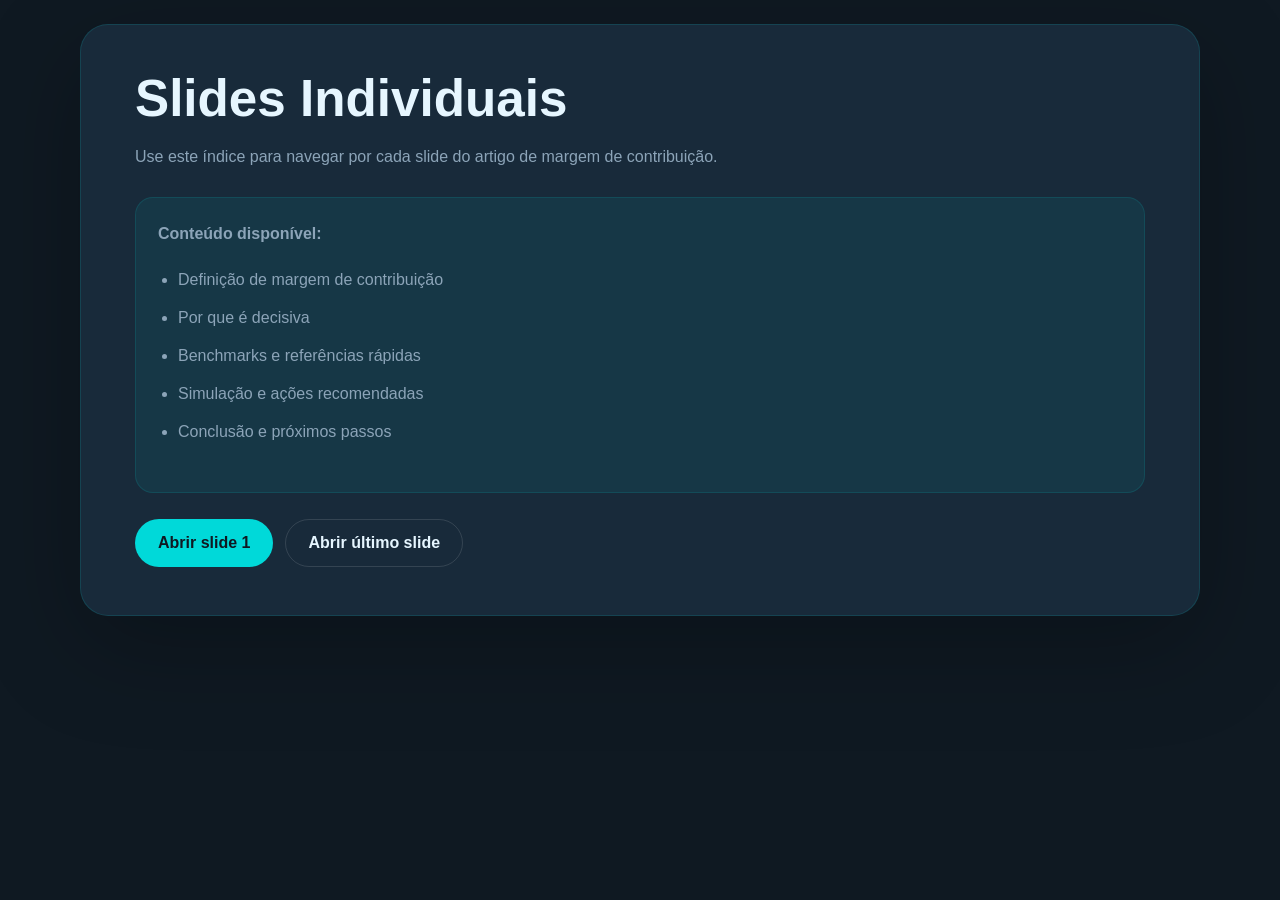
<file: slides/index.html>
<!doctype html>
<html lang="pt-BR">
<head>
<meta charset="utf-8" />
<meta name="viewport" content="width=device-width, initial-scale=1" />
<title>Slides — Margem de Contribuição</title>
<link rel="stylesheet" href="styles.css" />
</head>
<body>
<div class="slide">
  <h1>Slides Individuais</h1>
  <p>Use este índice para navegar por cada slide do artigo de margem de contribuição.</p>
  <div class="callout">
    <p><strong>Conteúdo disponível:</strong></p>
    <ul>
      <li>Definição de margem de contribuição</li>
      <li>Por que é decisiva</li>
      <li>Benchmarks e referências rápidas</li>
      <li>Simulação e ações recomendadas</li>
      <li>Conclusão e próximos passos</li>
    </ul>
  </div>
  <div class="nav-buttons">
    <a class="button" href="slide-01.html">Abrir slide 1</a>
    <a class="button-secondary" href="slide-06.html">Abrir último slide</a>
  </div>
</div>
</body>
</html>
</file>
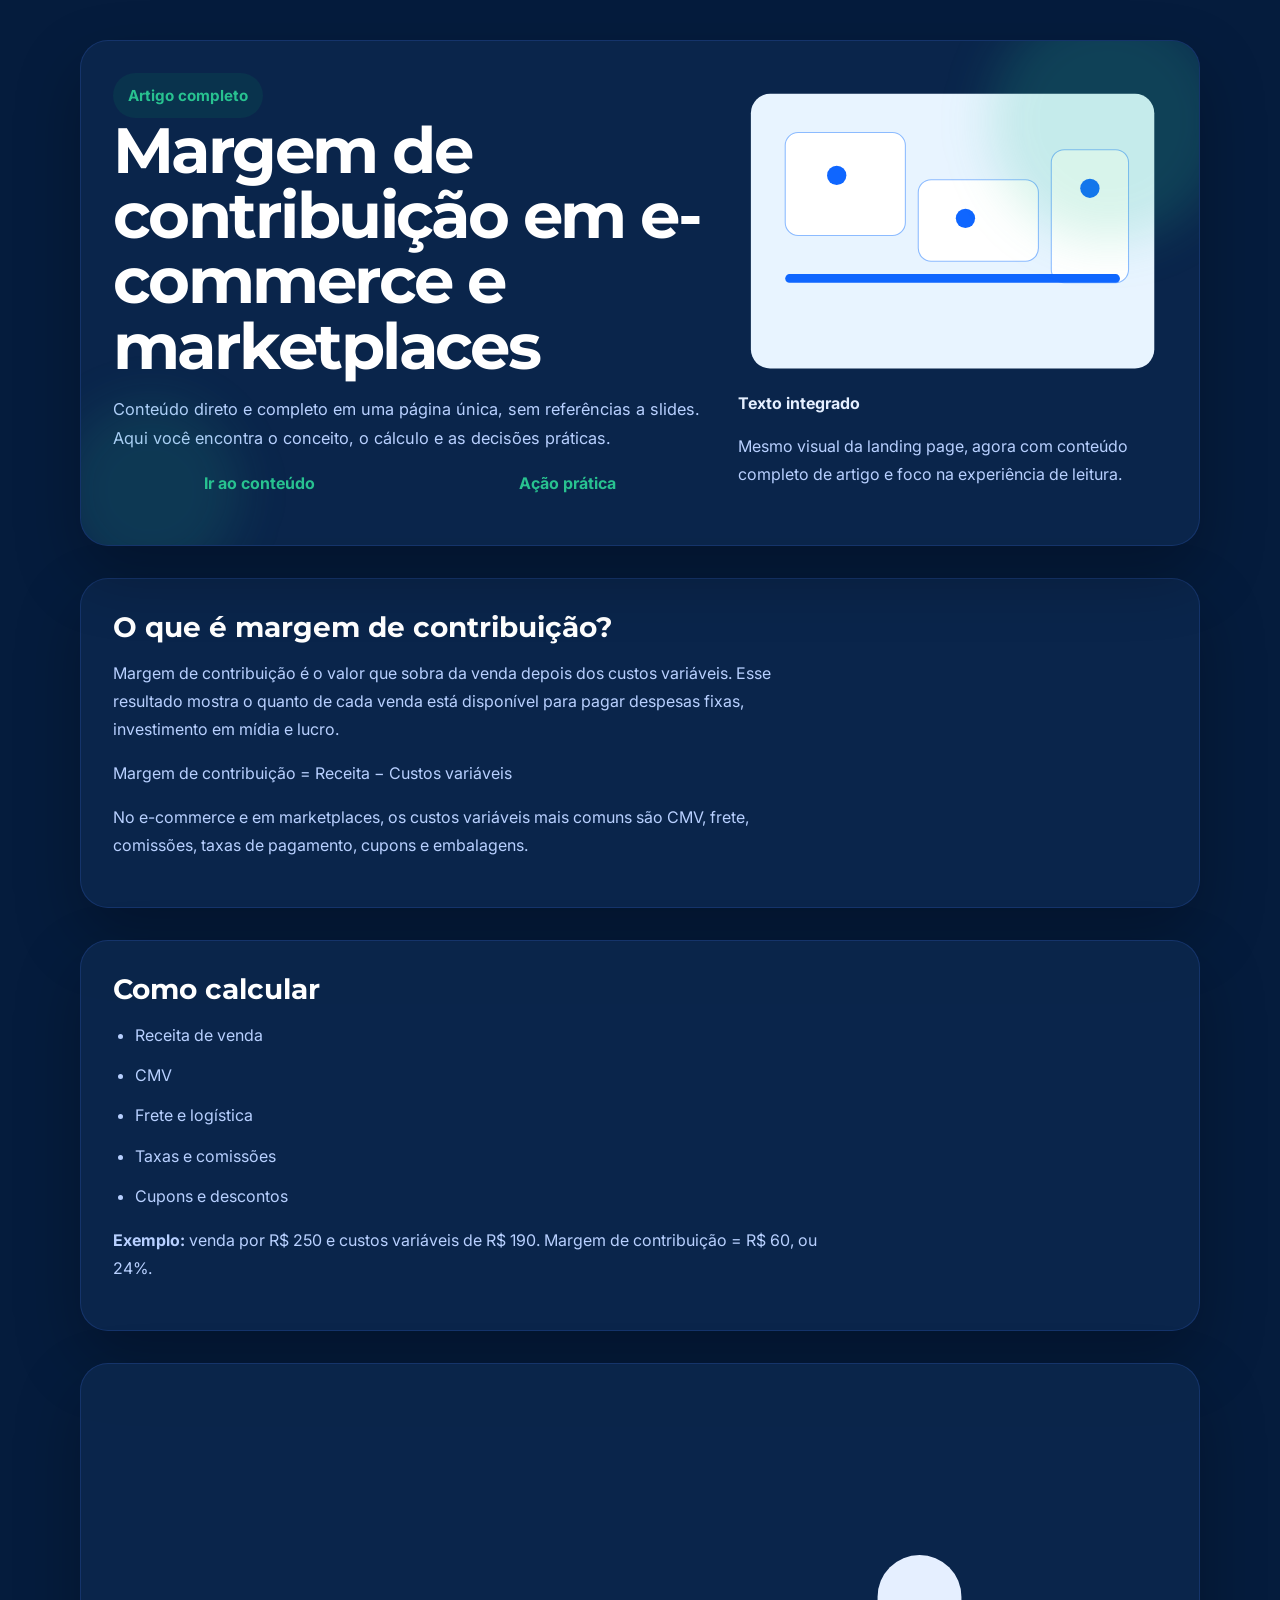
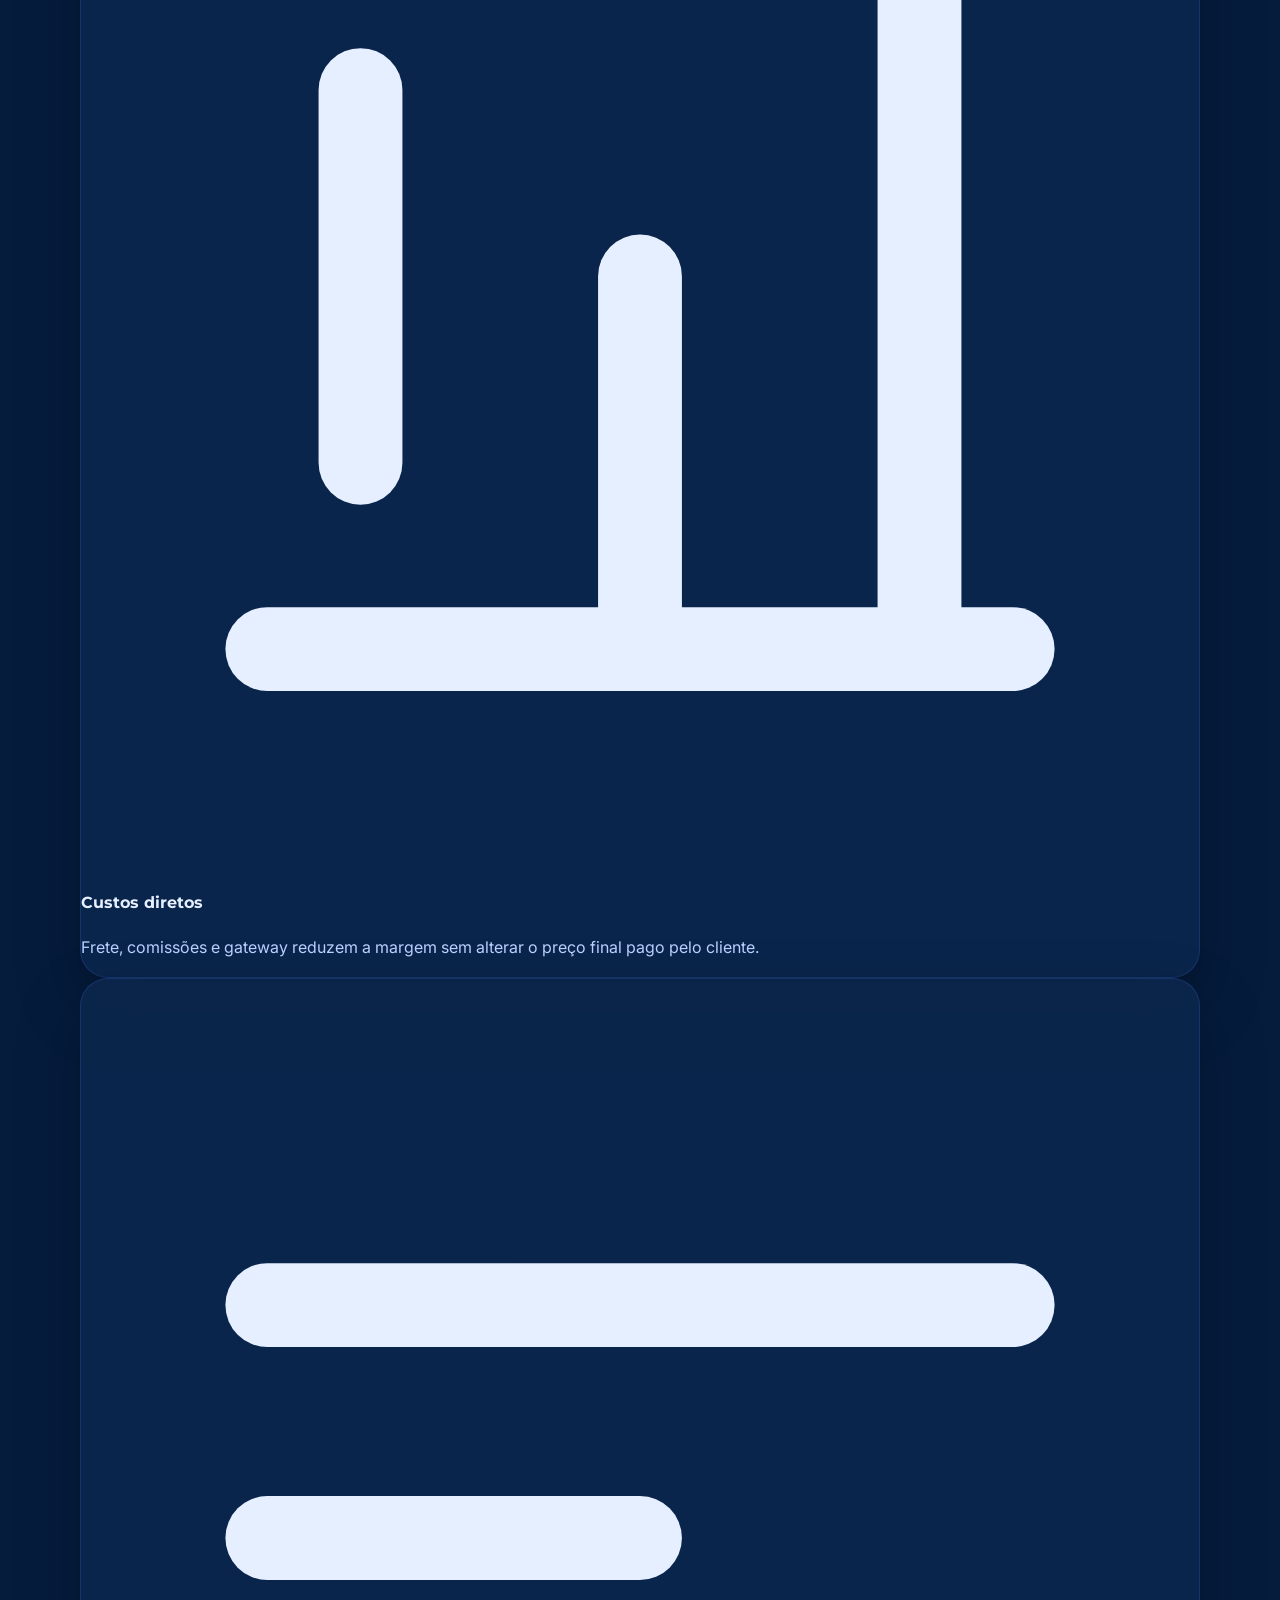
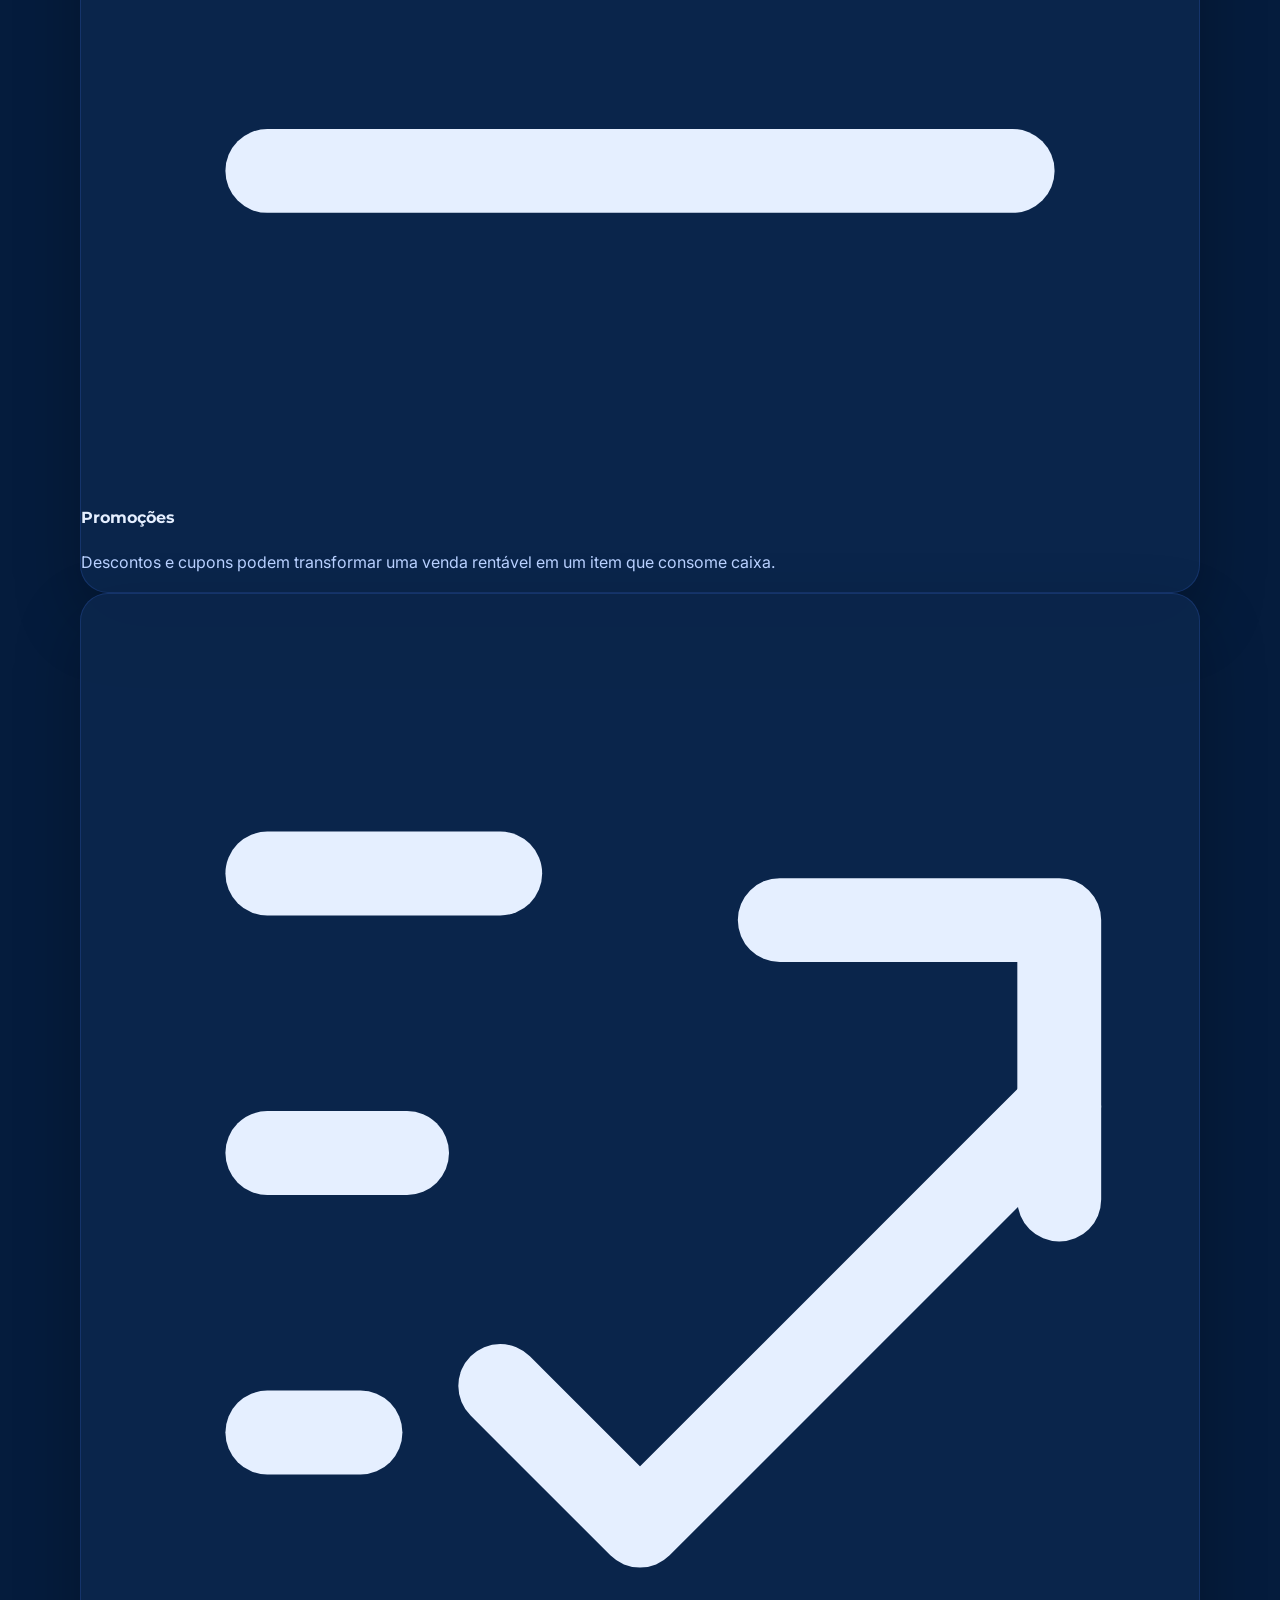
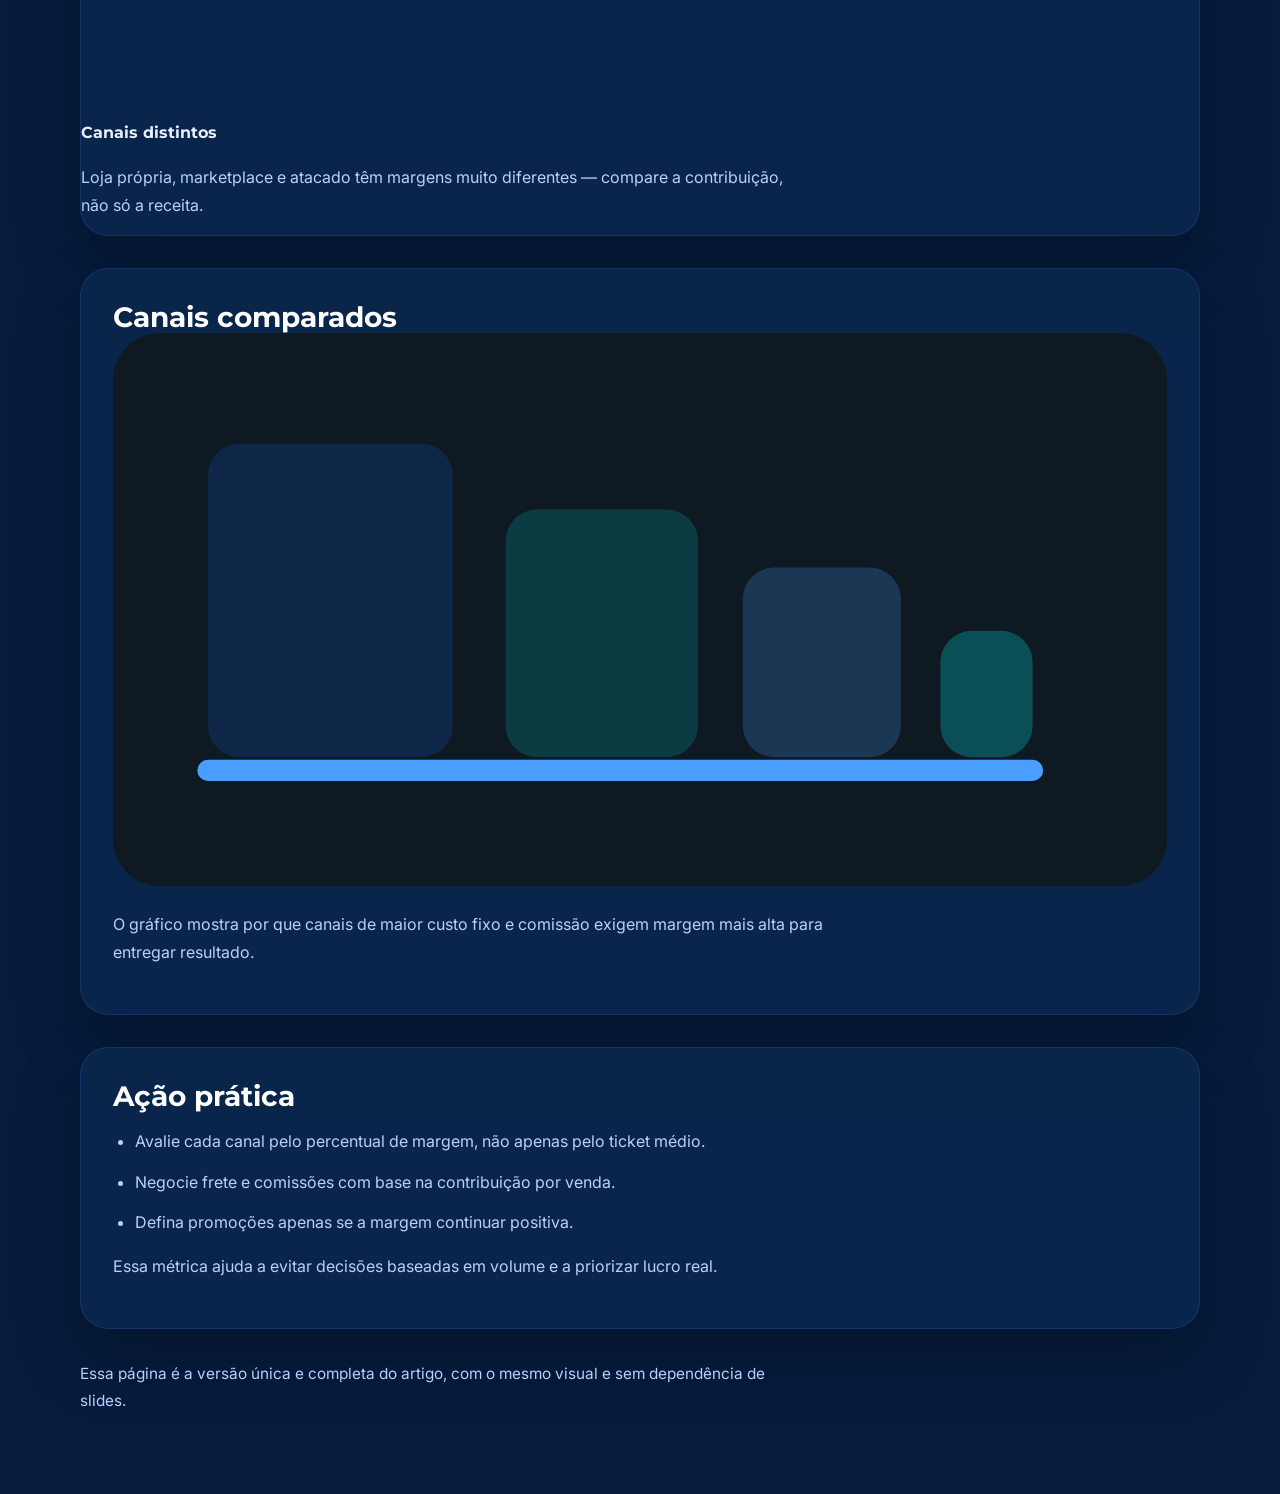
<file: artigo-margem-contribuicao-ecommerce-marketplaces.html>
<!doctype html>
<html lang="pt-BR">
<head>
  <meta charset="utf-8">
  <title>Margem de contribuição — E-commerce e Marketplaces</title>
  <meta name="viewport" content="width=device-width, initial-scale=1">
  <link rel="preconnect" href="https://fonts.googleapis.com">
  <link rel="preconnect" href="https://fonts.gstatic.com" crossorigin>
  <link href="https://fonts.googleapis.com/css2?family=Inter:wght@400;500;600;700;800&family=Montserrat:wght@500;600;700;800&display=swap" rel="stylesheet">
  <link rel="stylesheet" href="styles.css">
</head>
<body>
  <main class="page">
    <header class="hero">
      <div class="hero-grid">
        <div>
          <span class="tag">Artigo completo</span>
          <h1>Margem de contribuição em e-commerce e marketplaces</h1>
          <p class="subtitle">Conteúdo direto e completo em uma página única, sem referências a slides. Aqui você encontra o conceito, o cálculo e as decisões práticas.</p>
          <div class="hero-actions">
            <a class="btn" href="#conteudo">Ir ao conteúdo</a>
            <a class="btn secondary" href="#acao-pratica">Ação prática</a>
          </div>
        </div>
        <div class="image-card">
          <svg viewBox="0 0 800 560" fill="none" xmlns="http://www.w3.org/2000/svg"><rect x="24" y="24" width="752" height="512" rx="36" fill="#E8F4FF"/><rect x="88" y="96" width="224" height="192" rx="24" fill="#fff" stroke="#8CBBFF" stroke-width="2"/><rect x="336" y="184" width="224" height="152" rx="24" fill="#fff" stroke="#8CBBFF" stroke-width="2"/><rect x="584" y="128" width="144" height="248" rx="24" fill="#fff" stroke="#8CBBFF" stroke-width="2"/><path d="M96 368h608" stroke="#0F66FF" stroke-width="16" stroke-linecap="round"/><circle cx="184" cy="176" r="18" fill="#0F66FF"/><circle cx="424" cy="256" r="18" fill="#0F66FF"/><circle cx="656" cy="200" r="18" fill="#0F66FF"/></svg>
          <div>
            <strong>Texto integrado</strong>
            <p class="text-sm">Mesmo visual da landing page, agora com conteúdo completo de artigo e foco na experiência de leitura.</p>
          </div>
        </div>
      </div>
    </header>

    <section id="conteudo" class="card" style="margin-top: 2rem;">
      <h2>O que é margem de contribuição?</h2>
      <p>Margem de contribuição é o valor que sobra da venda depois dos custos variáveis. Esse resultado mostra o quanto de cada venda está disponível para pagar despesas fixas, investimento em mídia e lucro.</p>
      <p class="highlight">Margem de contribuição = Receita − Custos variáveis</p>
      <p class="text-sm">No e-commerce e em marketplaces, os custos variáveis mais comuns são CMV, frete, comissões, taxas de pagamento, cupons e embalagens.</p>
    </section>

    <section class="card" style="margin-top: 2rem;">
      <h2>Como calcular</h2>
      <ul>
        <li>Receita de venda</li>
        <li>CMV</li>
        <li>Frete e logística</li>
        <li>Taxas e comissões</li>
        <li>Cupons e descontos</li>
      </ul>
      <p class="text-sm"><strong>Exemplo:</strong> venda por R$ 250 e custos variáveis de R$ 190. Margem de contribuição = R$ 60, ou 24%.</p>
    </section>

    <section class="grid-3" style="margin-top: 2rem;">
      <article class="feature-card">
        <svg viewBox="0 0 24 24" fill="none" stroke="currentColor" stroke-width="1.8" stroke-linecap="round" stroke-linejoin="round"><path d="M4 19h16"/><path d="M6 15V7"/><path d="M12 19V11"/><path d="M18 19V5"/></svg>
        <h3>Custos diretos</h3>
        <p>Frete, comissões e gateway reduzem a margem sem alterar o preço final pago pelo cliente.</p>
      </article>
      <article class="feature-card">
        <svg viewBox="0 0 24 24" fill="none" stroke="currentColor" stroke-width="1.8" stroke-linecap="round" stroke-linejoin="round"><path d="M4 7h16"/><path d="M4 12h8"/><path d="M4 17h16"/></svg>
        <h3>Promoções</h3>
        <p>Descontos e cupons podem transformar uma venda rentável em um item que consome caixa.</p>
      </article>
      <article class="feature-card">
        <svg viewBox="0 0 24 24" fill="none" stroke="currentColor" stroke-width="1.8" stroke-linecap="round" stroke-linejoin="round"><path d="M9 17l3 3 9-9"/><path d="M15 7h6v6"/><path d="M4 6h5"/><path d="M4 12h3"/><path d="M4 18h2"/></svg>
        <h3>Canais distintos</h3>
        <p>Loja própria, marketplace e atacado têm margens muito diferentes — compare a contribuição, não só a receita.</p>
      </article>
    </section>

    <section class="card" style="margin-top: 2rem;">
      <h2>Canais comparados</h2>
      <div class="image-card">
        <svg viewBox="0 0 800 420" fill="none" xmlns="http://www.w3.org/2000/svg"><rect width="800" height="420" rx="36" fill="#0F1922"/><rect x="72" y="84" width="186" height="238" rx="24" fill="#0F66FF" opacity="0.17"/><rect x="298" y="134" width="146" height="188" rx="24" fill="#00D9D9" opacity="0.18"/><rect x="478" y="178" width="120" height="144" rx="24" fill="#4A9EFF" opacity="0.22"/><rect x="628" y="226" width="70" height="96" rx="24" fill="#00D9D9" opacity="0.28"/><path d="M72 332h626" stroke="#4A9EFF" stroke-width="16" stroke-linecap="round"/></svg>
        <div>
          <p class="text-sm">O gráfico mostra por que canais de maior custo fixo e comissão exigem margem mais alta para entregar resultado.</p>
        </div>
      </div>
    </section>

    <section id="acao-pratica" class="card" style="margin-top: 2rem;">
      <h2>Ação prática</h2>
      <ul>
        <li>Avalie cada canal pelo percentual de margem, não apenas pelo ticket médio.</li>
        <li>Negocie frete e comissões com base na contribuição por venda.</li>
        <li>Defina promoções apenas se a margem continuar positiva.</li>
      </ul>
      <p class="text-sm">Essa métrica ajuda a evitar decisões baseadas em volume e a priorizar lucro real.</p>
    </section>

    <footer class="footer" style="margin-top: 2rem;">
      <p>Essa página é a versão única e completa do artigo, com o mesmo visual e sem dependência de slides.</p>
    </footer>
  </main>
</body>
</html>
</file>
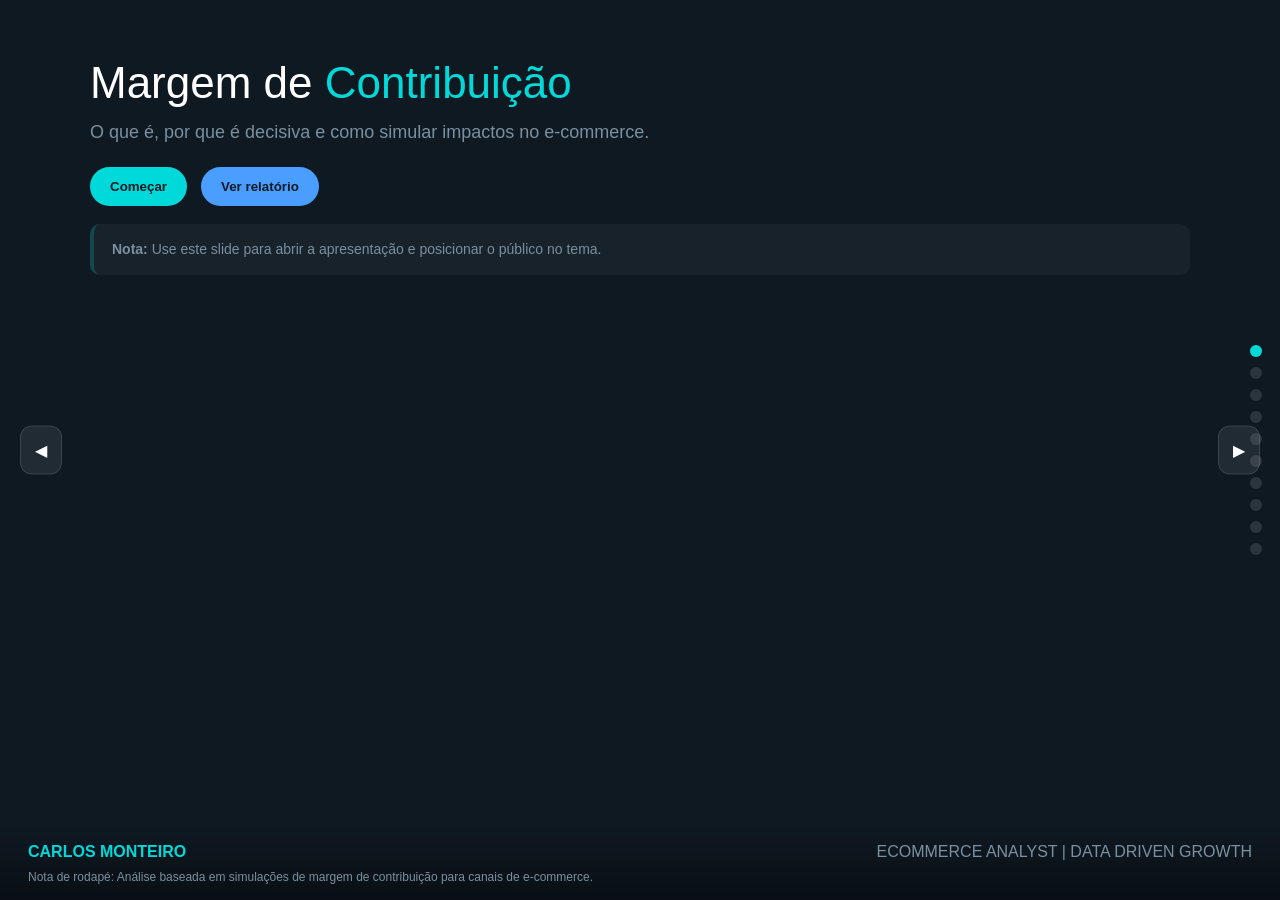
<file: Artigo-MC-slides.html>
<!doctype html>
<html lang="pt-BR">
<head>
<meta charset="utf-8" />
<meta name="viewport" content="width=device-width, initial-scale=1" />
<title>Artigo — Margem de Contribuição (Slides)</title>
<style>
:root {
  --dark-navy: #0F1922;
  --dark-navy-light: #1a2a3a;
  --white: #FFFFFF;
  --cyan: #00D9D9;
  --light-blue: #4A9EFF;
  --gray-blue: #7A8FA0;
  --red: #ef4444;
  --gold: #f59e0b;
}
* { box-sizing: border-box; }
html, body { margin: 0; min-height: 100%; height: 100%; background: var(--dark-navy); color: var(--white); font-family: -apple-system, BlinkMacSystemFont, 'Segoe UI', Roboto, 'Helvetica Neue', Arial, sans-serif; }
.slides { height: 100vh; overflow: hidden; position: relative; }
.slide { width: 100%; height: 100%; display: none; padding: 60px 40px 80px; align-items: flex-start; justify-content: center; }
.slide.active { display: flex; }
.container { max-width: 1100px; width: 100%; margin: 0 auto; }
.h1 { font-size: 44px; line-height: 1.05; margin-bottom: 16px; }
.h1 .accent { color: var(--cyan); }
.lead { color: var(--gray-blue); font-size: 18px; margin-bottom: 24px; }
.card { background: var(--dark-navy-light); border: 1px solid rgba(0, 217, 217, 0.12); border-radius: 14px; padding: 22px; color: var(--gray-blue); }
.cards-grid { display: grid; grid-template-columns: repeat(auto-fit, minmax(240px, 1fr)); gap: 18px; margin-top: 20px; }
.table { width: 100%; border-collapse: collapse; margin-top: 16px; }
.table th, .table td { padding: 12px; text-align: left; }
.table thead { background: rgba(0, 217, 217, 0.08); }
.table th { color: var(--cyan); }
.table td { border-top: 1px solid rgba(255,255,255,0.08); color: var(--gray-blue); }
.progress-bar { height: 10px; background: rgba(255,255,255,0.08); border-radius: 999px; overflow: hidden; }
.progress-fill { height: 100%; border-radius: inherit; background: linear-gradient(90deg, var(--cyan), var(--light-blue)); }
.btn { background: var(--cyan); color: var(--dark-navy); border: none; padding: 12px 20px; border-radius: 999px; font-weight: 700; cursor: pointer; }
.btn.secondary { background: var(--light-blue); color: var(--dark-navy); }
.nav-arrows { position: fixed; top: 50%; width: 100%; display: flex; justify-content: space-between; transform: translateY(-50%); padding: 0 20px; pointer-events: none; }
.arrow { background: rgba(255,255,255,0.08); border-radius: 12px; padding: 14px; cursor: pointer; color: var(--white); border: 1px solid rgba(255,255,255,0.12); pointer-events: auto; }
.progress-dots { position: fixed; right: 18px; top: 50%; transform: translateY(-50%); display: flex; flex-direction: column; gap: 10px; }
.dot { width: 12px; height: 12px; border-radius: 50%; background: rgba(255,255,255,0.12); cursor: pointer; }
.dot.active { background: var(--cyan); }
.footer { position: fixed; left: 0; right: 0; bottom: 0; padding: 14px 28px; background: linear-gradient(180deg, transparent, rgba(0,0,0,0.4)); display: flex; justify-content: space-between; align-items: center; color: var(--gray-blue); flex-wrap: wrap; gap: 8px; }
.footer .author { color: var(--cyan); font-weight: 700; }
.footer .footnote { width: 100%; font-size: 12px; line-height: 1.4; color: var(--gray-blue); }
.presenter-notes { margin-top: 18px; background: rgba(255,255,255,0.04); border-left: 4px solid rgba(0,217,217,0.2); padding: 14px 18px; border-radius: 10px; color: var(--gray-blue); font-size: 14px; line-height: 1.6; }
@media (max-width: 900px) { .slide { padding: 40px 20px 80px; } .h1 { font-size: 30px; } .lead { font-size: 16px; } .cards-grid { grid-template-columns: 1fr; } .nav-arrows { padding: 0 10px; } .footer { padding: 12px 16px; } }
@media print {
  body { background: white !important; color: black !important; }
  .slides { display: block !important; }
  .slide { display: block !important; position: relative !important; width: auto !important; height: auto !important; overflow: visible !important; page-break-after: always; padding: 40px !important; }
  .nav-arrows, .progress-dots { display: none !important; }
  .footer { position: static !important; background: transparent !important; padding: 12px 0 !important; display: block !important; color: black !important; }
  .footer .author { color: black !important; }
  .footer .footnote { font-size: 10px !important; color: #333 !important; }
  .presenter-notes { display: none !important; }
}</style>
</head>
<body>
<div class="slides" id="slides">
  <section class="slide active" data-i="0">
    <div class="container">
      <div class="h1">Margem de <span class="accent">Contribuição</span></div>
      <div class="lead">O que é, por que é decisiva e como simular impactos no e-commerce.</div>
      <div style="display:flex;flex-wrap:wrap;gap:14px;margin-top:20px;">
        <button class="btn" onclick="goTo(1)">Começar</button>
        <button class="btn secondary" onclick="goTo(4)">Ver relatório</button>
      </div>
      <div class="presenter-notes"><strong>Nota:</strong> Use este slide para abrir a apresentação e posicionar o público no tema.</div>
    </div>
  </section>
  <section class="slide" data-i="1">
    <div class="container">
      <div class="h1">O que é Margem de Contribuição?</div>
      <div class="lead">Margem de Contribuição (MC) é o quanto sobra da receita depois de pagar os custos variáveis diretamente ligados à venda.</div>
      <div class="card">
        <strong>Fórmula</strong>
        <div style="margin-top:10px;font-size:20px;color:var(--cyan);font-weight:700">MC = Receita − Custos Variáveis</div>
        <ul style="margin-top:16px;" >
          <li>CMV</li>
          <li>Frete e logística</li>
          <li>Taxas de marketplace e gateway</li>
          <li>Comissões, embalagens e descontos</li>
        </ul>
      </div>
      <div class="presenter-notes"><strong>Explicação:</strong> A MC é o dinheiro disponível para cobrir custos fixos e gerar lucro. A audiência deve entender que não é apenas receita, mas receita descontada dos custos diretos.</div>
    </div>
  </section>
  <section class="slide" data-i="2">
    <div class="container">
      <div class="h1">Por que ela é decisiva?</div>
      <div class="cards-grid">
        <div class="card"><h3 style="color:var(--white);margin-bottom:10px">Sustentabilidade</h3><p>Receita alta não garante lucro quando a MC é baixa ou negativa.</p></div>
        <div class="card"><h3 style="color:var(--white);margin-bottom:10px">Escalabilidade</h3><p>Crescer com MC ruim é ampliar o prejuízo; com MC saudável, o crescimento é sustentável.</p></div>
        <div class="card"><h3 style="color:var(--white);margin-bottom:10px">Precificação</h3><p>A MC mostra o custo real de cada venda, não apenas o custo do produto.</p></div>
        <div class="card"><h3 style="color:var(--white);margin-bottom:10px">Canais</h3><p>Cada canal tem MC diferente; canal próprio tende a ser mais lucrativo que marketplaces.</p></div>
      </div>
      <div class="presenter-notes"><strong>Roteiro:</strong> Fale sobre o risco de escalar sem margem e como canais diferentes alteram a decisão estratégica.</div>
    </div>
  </section>
  <section class="slide" data-i="3">
    <div class="container">
      <div class="h1">Benchmarks gerais</div>
      <div class="card" style="margin-top:18px;">
        <table class="table">
          <thead><tr><th>Segmento</th><th>MC saudável</th></tr></thead>
          <tbody>
            <tr><td>Moda e vestuário</td><td>40–60%</td></tr>
            <tr><td>Eletrônicos</td><td>10–25%</td></tr>
            <tr><td>Beleza e cosméticos</td><td>50–70%</td></tr>
            <tr><td>Alimentos</td><td>20–40%</td></tr>
            <tr><td>Produtos digitais</td><td>70–90%</td></tr>
          </tbody>
        </table>
      </div>
      <div class="presenter-notes"><strong>Observação:</strong> Benchmarks variam muito por operação, mas ajudam a entender se a MC está no caminho certo.</div>
    </div>
  </section>
  <section class="slide" data-i="4">
    <div class="container">
      <div class="h1">Relatório Visual — Bella Casa</div>
      <div class="lead">Resumo da operação híbrida de e-commerce com MC por canal e composição de custos.</div>
      <div style="display:grid;grid-template-columns:repeat(auto-fit,minmax(220px,1fr));gap:18px;margin-top:24px;">
        <div class="card"><div style="font-size:12px;text-transform:uppercase;color:var(--cyan);letter-spacing:1px;margin-bottom:10px">Receita total</div><div style="font-size:32px;font-weight:700;color:var(--white)">R$ 480k</div><div style="margin-top:8px;color:var(--gray-blue)">+12% vs Q4</div></div>
        <div class="card"><div style="font-size:12px;text-transform:uppercase;color:var(--cyan);letter-spacing:1px;margin-bottom:10px">MC média</div><div style="font-size:32px;font-weight:700;color:var(--gold)">28%</div><div style="margin-top:8px;color:var(--gray-blue)">Abaixo do benchmark</div></div>
        <div class="card"><div style="font-size:12px;text-transform:uppercase;color:var(--cyan);letter-spacing:1px;margin-bottom:10px">Pedidos/mês</div><div style="font-size:32px;font-weight:700;color:var(--white)">1.840</div><div style="margin-top:8px;color:var(--gray-blue)">Média trimestral</div></div>
        <div class="card"><div style="font-size:12px;text-transform:uppercase;color:var(--cyan);letter-spacing:1px;margin-bottom:10px">Ticket médio</div><div style="font-size:32px;font-weight:700;color:var(--red)">R$ 87</div><div style="margin-top:8px;color:var(--gray-blue)">-6% vs Q4</div></div>
      </div>
      <div style="display:grid;grid-template-columns:repeat(auto-fit,minmax(240px,1fr));gap:18px;margin-top:26px;">
        <div class="card" style="background:rgba(255,255,255,0.04);border-color:rgba(255,255,255,0.12);">
          <div style="font-size:12px;text-transform:uppercase;color:var(--cyan);letter-spacing:1px;margin-bottom:12px">MC por canal</div>
          <div style="margin-bottom:16px;"><div style="display:flex;justify-content:space-between;color:var(--white);margin-bottom:6px">Loja própria <span style="color:#10b981">44%</span></div><div class="progress-bar"><div class="progress-fill" style="width:44%"></div></div></div>
          <div style="margin-bottom:16px;"><div style="display:flex;justify-content:space-between;color:var(--white);margin-bottom:6px">Mercado Livre <span style="color:var(--gold)">24%</span></div><div class="progress-bar"><div class="progress-fill" style="width:24%"></div></div></div>
          <div><div style="display:flex;justify-content:space-between;color:var(--white);margin-bottom:6px">Shopee <span style="color:var(--red)">12%</span></div><div class="progress-bar"><div class="progress-fill" style="width:12%"></div></div></div>
        </div>
        <div class="card" style="background:rgba(255,255,255,0.04);border-color:rgba(255,255,255,0.12);">
          <div style="font-size:12px;text-transform:uppercase;color:var(--cyan);letter-spacing:1px;margin-bottom:12px">Composição de custos</div>
          <table class="table">
            <tbody>
              <tr><td>CMV</td><td>32%</td></tr>
              <tr><td>Frete</td><td>10% / 8% / 18%</td></tr>
              <tr><td>Taxa marketplace</td><td>— / 16% / 20%</td></tr>
              <tr><td>Gateway</td><td>4% / — / —</td></tr>
              <tr><td>Embalagem</td><td>3% / 3% / 3%</td></tr>
              <tr><td>Desconto</td><td>7% / 17% / 15%</td></tr>
            </tbody>
          </table>
        </div>
      </div>
      <div class="presenter-notes"><strong>Mensagem:</strong> Este slide mostra o principal problema: MC geral boa na loja própria e muito pior em Shopee. Use isso para justificar a priorização do canal próprio.</div>
    </div>
  </section>
  <section class="slide" data-i="5">
    <div class="container">
      <div class="h1">Como simular o impacto</div>
      <div class="card" style="margin-top:18px;">
        <p><strong>Alavancas:</strong> Ticket médio, Mix de canais e Pedidos/mês.</p>
        <p><strong>Insight:</strong> Mover mix da Shopee para D2C geralmente tem mais efeito na MC do que apenas aumentar ticket.</p>
      </div>
      <div class="presenter-notes"><strong>Foco:</strong> Explique que o slide seguinte mostra a ferramenta interativa e que o objetivo é demonstrar impacto sem vender um item a mais.</div>
    </div>
  </section>
  <section class="slide" data-i="6">
    <div class="container">
      <div class="h1">Diagnóstico e pontos de atenção</div>
      <div class="card" style="margin-top:18px;">
        <ul style="margin:0 0 0 18px; color:var(--gray-blue);">
          <li><strong>Shopee:</strong> 17% da receita, apenas 12% de MC — frete e cupons destroem margem.</li>
          <li><strong>Mercado Livre:</strong> volume alto, MC de 24% devido a taxas e descontos.</li>
          <li><strong>Loja própria:</strong> melhor MC (44%) mas apenas 35% da receita; há espaço para escalar.</li>
          <li><strong>Ticket médio:</strong> caiu 6% no trimestre; cuidado com mix de preço baixo.</li>
        </ul>
      </div>
      <div class="presenter-notes"><strong>Abordagem:</strong> Use exemplos simples de R$ para mostrar quanto a margem perde por ponto percentual em cada canal.</div>
    </div>
  </section>
  <section class="slide" data-i="7">
    <div class="container">
      <div class="h1">Plano de ação recomendado</div>
      <div class="cards-grid" style="margin-top:18px;">
        <div class="card"><h3 style="color:var(--white);margin-bottom:10px">Revisar precificação Shopee</h3><p>Ajustar preço em 8–12% para proteger MC.</p></div>
        <div class="card"><h3 style="color:var(--white);margin-bottom:10px">Limitar cupons</h3><p>Definir teto de desconto em marketplaces para MC mínima de 20%.</p></div>
        <div class="card"><h3 style="color:var(--white);margin-bottom:10px">Aumentar mix D2C</h3><p>Direcionar investimento de tráfego para canal próprio.</p></div>
        <div class="card"><h3 style="color:var(--white);margin-bottom:10px">Aumentar ticket médio</h3><p>Testar upsell e kits para diluir custos fixos.</p></div>
      </div>
      <div class="presenter-notes"><strong>Próximo passo:</strong> Proponha metas de mix e cupons no piloto de 3 meses com estimativa de ganho de MC.</div>
    </div>
  </section>
  <section class="slide" data-i="8">
    <div class="container">
      <div class="h1">Layouts e variações</div>
      <div class="lead">Testei dois estilos para apresentação: um visual de showcase e outro mais educacional.</div>
      <div style="display:flex;flex-wrap:wrap;gap:16px;margin-top:24px;">
        <a href="./layouts-exemplos.html" target="_blank" rel="noopener noreferrer" style="text-decoration:none"><button class="btn">Ver exemplos</button></a>
        <a href="./artigo-margem-contribuicao.html" target="_blank" rel="noopener noreferrer" style="text-decoration:none"><button class="btn secondary">Abrir artigo completo</button></a>
      </div>
      <div class="presenter-notes"><strong>Observação:</strong> Os dois estilos foram testados para diferentes públicos: executivo e educacional.</div>
    </div>
  </section>
  <section class="slide" data-i="9">
    <div class="container">
      <div class="h1">Pronto para agir?</div>
      <div class="lead">Use os dados para tomar decisões de precificação, mix e investimento.</div>
      <button class="btn" onclick="goTo(0)">Voltar ao início</button>
      <div class="presenter-notes"><strong>Encerramento:</strong> Termine reforçando o impacto da MC na saúde do negócio e o valor de ações rápidas.</div>
    </div>
  </section>
</div>
<div class="nav-arrows">
  <div class="arrow" id="prev">◀</div>
  <div class="arrow" id="next">▶</div>
</div>
<div class="progress-dots" id="dots"></div>
<div class="footer">
  <div class="author">CARLOS MONTEIRO</div>
  <div>ECOMMERCE ANALYST | DATA DRIVEN GROWTH</div>
  <div class="footnote">Nota de rodapé: Análise baseada em simulações de margem de contribuição para canais de e-commerce.</div>
</div>
<script>
const slides = Array.from(document.querySelectorAll('.slide'));
let idx = 0;
const dotsRoot = document.getElementById('dots');
function renderDots() {
  dotsRoot.innerHTML = '';
  slides.forEach((slide, i) => {
    const dot = document.createElement('div');
    dot.className = 'dot' + (i === idx ? ' active' : '');
    dot.addEventListener('click', () => goTo(i));
    dotsRoot.appendChild(dot);
  });
}
function show(index) {
  slides.forEach(slide => slide.classList.remove('active'));
  slides[index].classList.add('active');
  idx = index;
  renderDots();
}
function goTo(index) {
  if (index < 0) index = 0;
  if (index > slides.length - 1) index = slides.length - 1;
  show(index);
}
document.getElementById('next').addEventListener('click', () => goTo(idx + 1));
document.getElementById('prev').addEventListener('click', () => goTo(idx - 1));
window.addEventListener('keydown', event => {
  if (event.key === 'ArrowRight') goTo(idx + 1);
  if (event.key === 'ArrowLeft') goTo(idx - 1);
  if (event.key === 'Home') goTo(0);
  if (event.key === 'End') goTo(slides.length - 1);
});
renderDots();
</script>
</body>
</html>
</file>
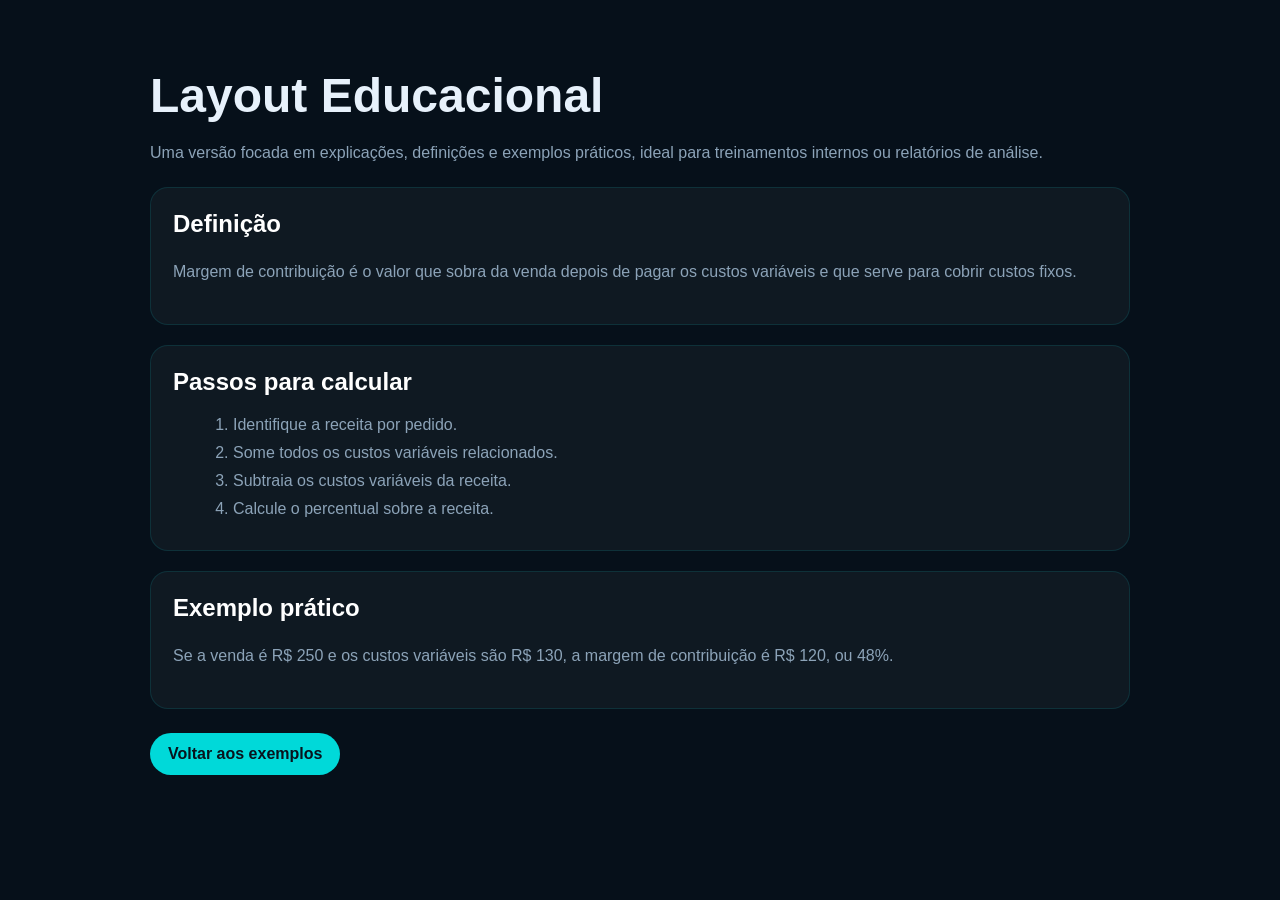
<file: layouts-exemplos-educacional.html>
<!doctype html>
<html lang="pt-BR">
<head>
<meta charset="utf-8" />
<meta name="viewport" content="width=device-width, initial-scale=1" />
<title>Layout Educacional - Margem de Contribuição</title>
<style>
:root { --bg:#06101a; --panel:#0f1d2f; --text:#e7f1fb; --cyan:#00d9d9; --muted:#8ca3b8; --accent:#4a9eff; }
body{margin:0;font-family:-apple-system,BlinkMacSystemFont,'Segoe UI',Roboto,Arial,sans-serif;background:var(--bg);color:var(--text);}
main{max-width:980px;margin:0 auto;padding:36px 24px;}
h1{font-size:3rem;margin-bottom:12px;}
p{color:var(--muted);line-height:1.75;}
.card{background:rgba(255,255,255,0.04);border:1px solid rgba(0,217,217,0.12);border-radius:18px;padding:22px;margin-top:20px;}
.card h2{margin-top:0;color:#fff;}
.list{margin:14px 0 0 20px;color:var(--muted);}
.list li{margin-bottom:10px;}
.btn{display:inline-block;margin-top:24px;padding:12px 18px;border-radius:999px;background:var(--cyan);color:#08131d;font-weight:700;text-decoration:none;}
</style>
</head>
<body>
<main>
  <h1>Layout Educacional</h1>
  <p>Uma versão focada em explicações, definições e exemplos práticos, ideal para treinamentos internos ou relatórios de análise.</p>
  <div class="card">
    <h2>Definição</h2>
    <p>Margem de contribuição é o valor que sobra da venda depois de pagar os custos variáveis e que serve para cobrir custos fixos.</p>
  </div>
  <div class="card">
    <h2>Passos para calcular</h2>
    <ol class="list">
      <li>Identifique a receita por pedido.</li>
      <li>Some todos os custos variáveis relacionados.</li>
      <li>Subtraia os custos variáveis da receita.</li>
      <li>Calcule o percentual sobre a receita.</li>
    </ol>
  </div>
  <div class="card">
    <h2>Exemplo prático</h2>
    <p>Se a venda é R$ 250 e os custos variáveis são R$ 130, a margem de contribuição é R$ 120, ou 48%.</p>
  </div>
  <a class="btn" href="./layouts-exemplos.html">Voltar aos exemplos</a>
</main>
</body>
</html>
</file>
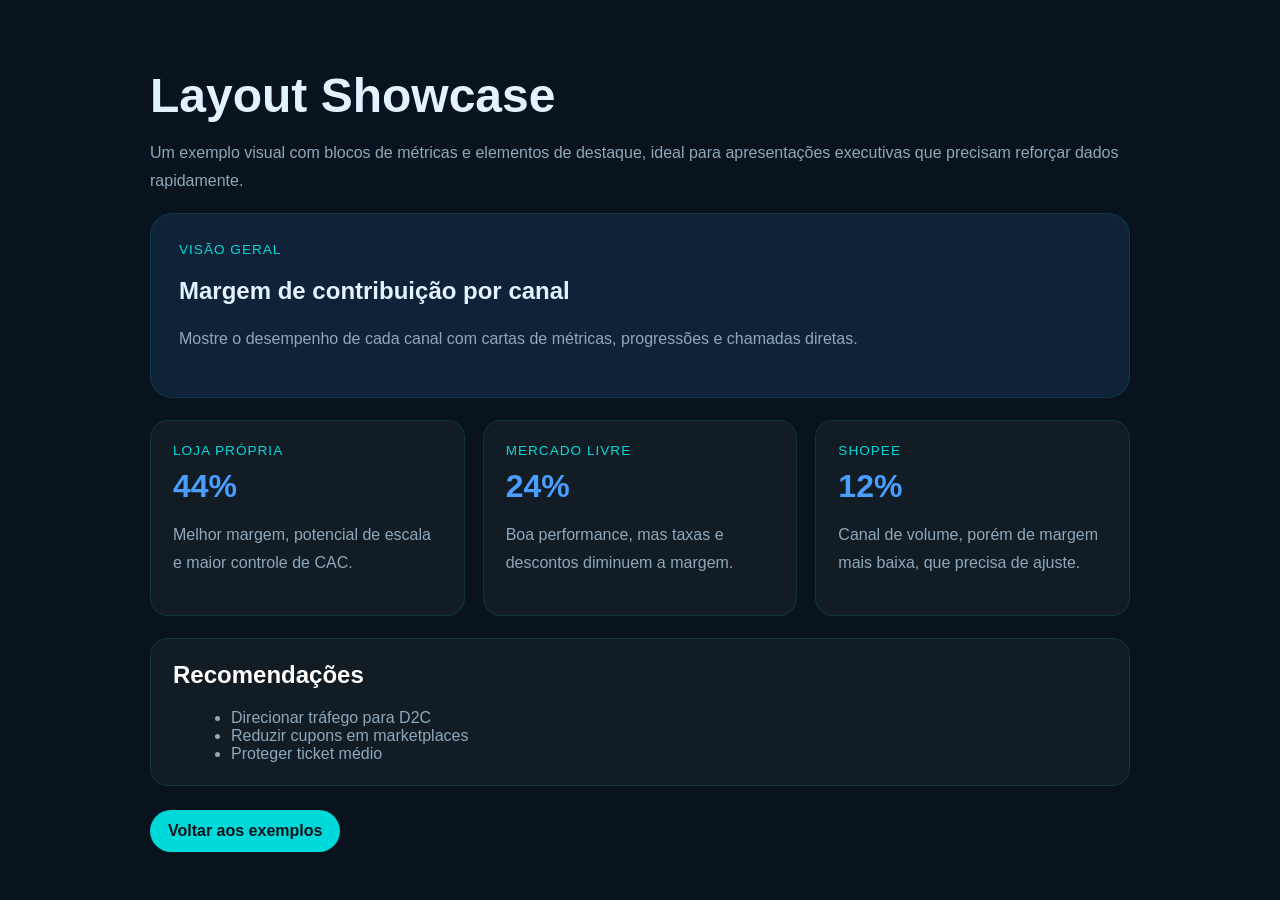
<file: layouts-exemplos-showcase.html>
<!doctype html>
<html lang="pt-BR">
<head>
<meta charset="utf-8" />
<meta name="viewport" content="width=device-width, initial-scale=1" />
<title>Layout Showcase - Margem de Contribuição</title>
<style>
:root { --bg:#08131d; --panel:#102238; --text:#e2f3ff; --cyan:#00d9d9; --muted:#8fa8bb; --accent:#4a9eff; }
body{margin:0;font-family:-apple-system,BlinkMacSystemFont,'Segoe UI',Roboto,Arial,sans-serif;background:var(--bg);color:var(--text);}
main{max-width:980px;margin:0 auto;padding:36px 24px;}
h1{font-size:3rem;margin-bottom:12px;}
p{color:var(--muted);line-height:1.75;}
.header-card{background:var(--panel);border:1px solid rgba(0,217,217,0.12);border-radius:22px;padding:28px;margin-top:18px;}
.grid{display:grid;grid-template-columns:repeat(auto-fit,minmax(240px,1fr));gap:18px;margin-top:22px;}
.card{background:rgba(255,255,255,0.04);border:1px solid rgba(0,217,217,0.12);border-radius:18px;padding:22px;}
.card h2{margin-top:0;color:#fff;}
.label{font-size:0.85rem;text-transform:uppercase;color:var(--cyan);letter-spacing:1px;margin-bottom:10px;}
.metric{font-size:2rem;font-weight:700;color:var(--accent);margin-bottom:8px;}
.btn{display:inline-block;margin-top:24px;padding:12px 18px;border-radius:999px;background:var(--cyan);color:#08131d;font-weight:700;text-decoration:none;}
</style>
</head>
<body>
<main>
  <h1>Layout Showcase</h1>
  <p>Um exemplo visual com blocos de métricas e elementos de destaque, ideal para apresentações executivas que precisam reforçar dados rapidamente.</p>
  <div class="header-card">
    <div class="label">Visão geral</div>
    <h2>Margem de contribuição por canal</h2>
    <p>Mostre o desempenho de cada canal com cartas de métricas, progressões e chamadas diretas.</p>
  </div>
  <div class="grid">
    <div class="card"><div class="label">Loja própria</div><div class="metric">44%</div><p>Melhor margem, potencial de escala e maior controle de CAC.</p></div>
    <div class="card"><div class="label">Mercado Livre</div><div class="metric">24%</div><p>Boa performance, mas taxas e descontos diminuem a margem.</p></div>
    <div class="card"><div class="label">Shopee</div><div class="metric">12%</div><p>Canal de volume, porém de margem mais baixa, que precisa de ajuste.</p></div>
  </div>
  <div class="card" style="margin-top:22px;"><h2>Recomendações</h2><ul style="color:var(--muted);margin:12px 0 0 18px;list-style:disc"><li>Direcionar tráfego para D2C</li><li>Reduzir cupons em marketplaces</li><li>Proteger ticket médio</li></ul></div>
  <a class="btn" href="./layouts-exemplos.html">Voltar aos exemplos</a>
</main>
</body>
</html>
</file>
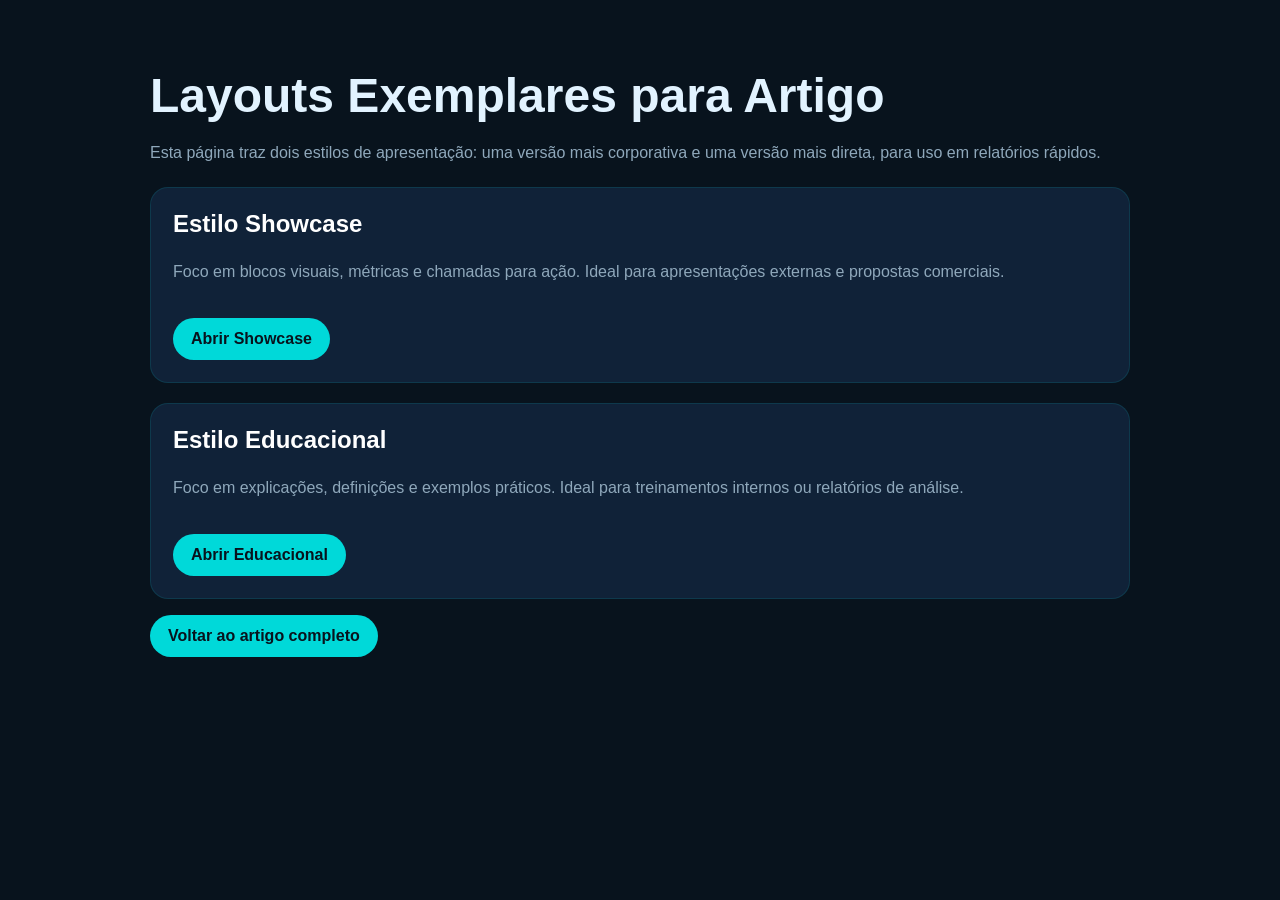
<file: layouts-exemplos.html>
<!doctype html>
<html lang="pt-BR">
<head>
<meta charset="utf-8" />
<meta name="viewport" content="width=device-width, initial-scale=1" />
<title>Layouts - Margem de Contribuição</title>
<style>
:root { --bg:#08131d; --panel:#102238; --text:#e2f3ff; --cyan:#00d9d9; --gray:#8fa8bb; }
body{margin:0;font-family:-apple-system,BlinkMacSystemFont,'Segoe UI',Roboto,Arial,sans-serif;background:var(--bg);color:var(--text);}
main{max-width:980px;margin:0 auto;padding:36px 24px;}
h1{font-size:3rem;margin-bottom:12px;}
p{color:var(--gray);line-height:1.75;}
.card{background:var(--panel);border:1px solid rgba(0,217,217,0.12);border-radius:18px;padding:22px;margin-top:20px;}
.card h2{margin-top:0;color:#fff;}
.btn{display:inline-block;margin-top:16px;padding:12px 18px;border-radius:999px;background:var(--cyan);color:#08131d;font-weight:700;text-decoration:none;}
</style>
</head>
<body>
<main>
  <h1>Layouts Exemplares para Artigo</h1>
  <p>Esta página traz dois estilos de apresentação: uma versão mais corporativa e uma versão mais direta, para uso em relatórios rápidos.</p>
  <div class="card"><h2>Estilo Showcase</h2><p>Foco em blocos visuais, métricas e chamadas para ação. Ideal para apresentações externas e propostas comerciais.</p><a class="btn" href="./layouts-exemplos-showcase.html">Abrir Showcase</a></div>
  <div class="card"><h2>Estilo Educacional</h2><p>Foco em explicações, definições e exemplos práticos. Ideal para treinamentos internos ou relatórios de análise.</p><a class="btn" href="./layouts-exemplos-educacional.html">Abrir Educacional</a></div>
  <a class="btn" href="./artigo-margem-contribuicao.html">Voltar ao artigo completo</a>
</main>
</body>
</html>
</file>
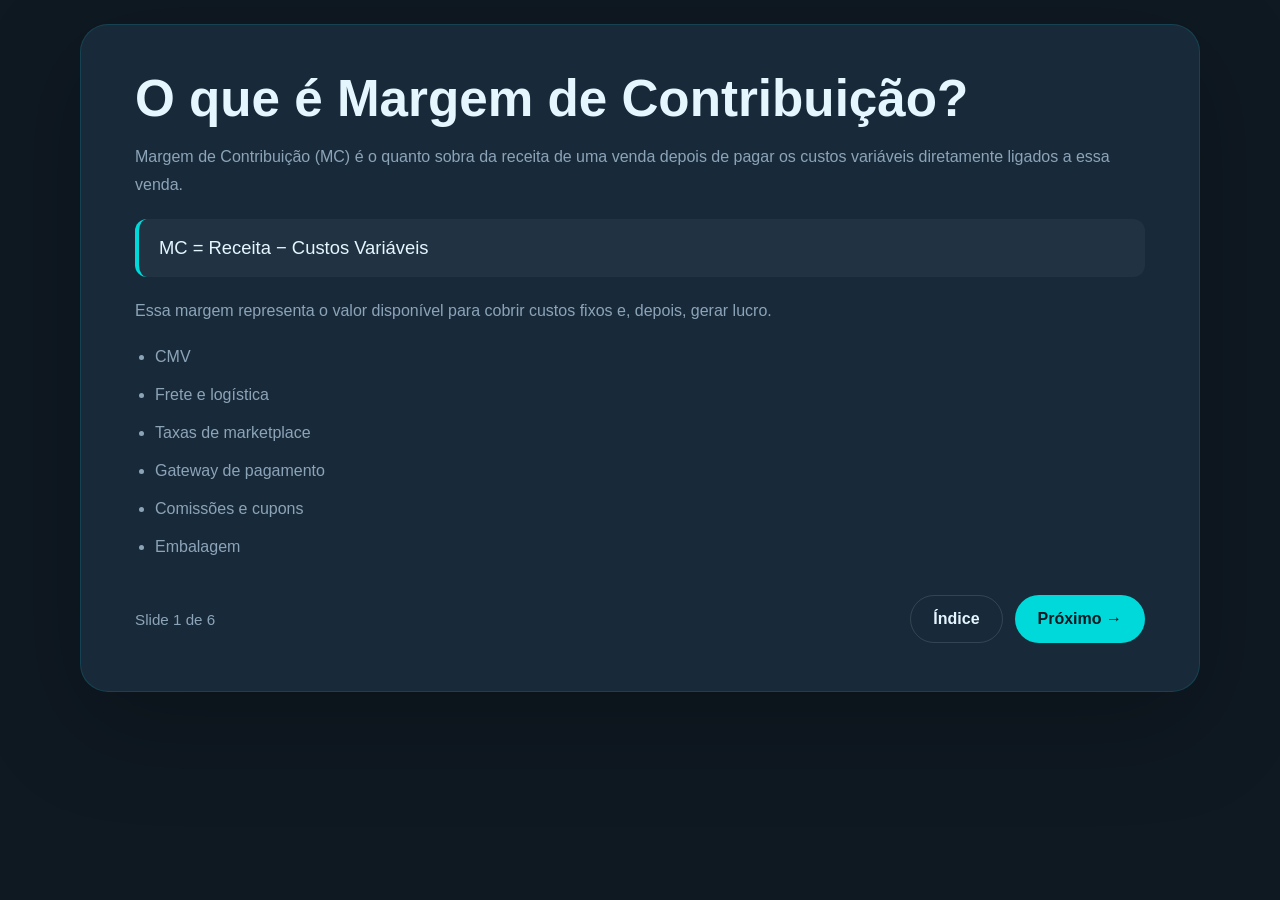
<file: slides/slide-01.html>
<!doctype html>
<html lang="pt-BR">
<head>
<meta charset="utf-8" />
<meta name="viewport" content="width=device-width, initial-scale=1" />
<title>Slide 1 — O que é Margem de Contribuição?</title>
<link rel="stylesheet" href="styles.css" />
</head>
<body>
<div class="slide">
  <h1>O que é Margem de Contribuição?</h1>
  <p>Margem de Contribuição (MC) é o quanto sobra da receita de uma venda depois de pagar os custos variáveis diretamente ligados a essa venda.</p>
  <div class="formula">MC = Receita − Custos Variáveis</div>
  <p>Essa margem representa o valor disponível para cobrir custos fixos e, depois, gerar lucro.</p>
  <ul>
    <li>CMV</li>
    <li>Frete e logística</li>
    <li>Taxas de marketplace</li>
    <li>Gateway de pagamento</li>
    <li>Comissões e cupons</li>
    <li>Embalagem</li>
  </ul>
  <div class="footer-nav">
    <span class="meta">Slide 1 de 6</span>
    <div class="nav-buttons">
      <a class="button-secondary" href="index.html">Índice</a>
      <a class="button" href="slide-02.html">Próximo →</a>
    </div>
  </div>
</div>
</body>
</html>
</file>
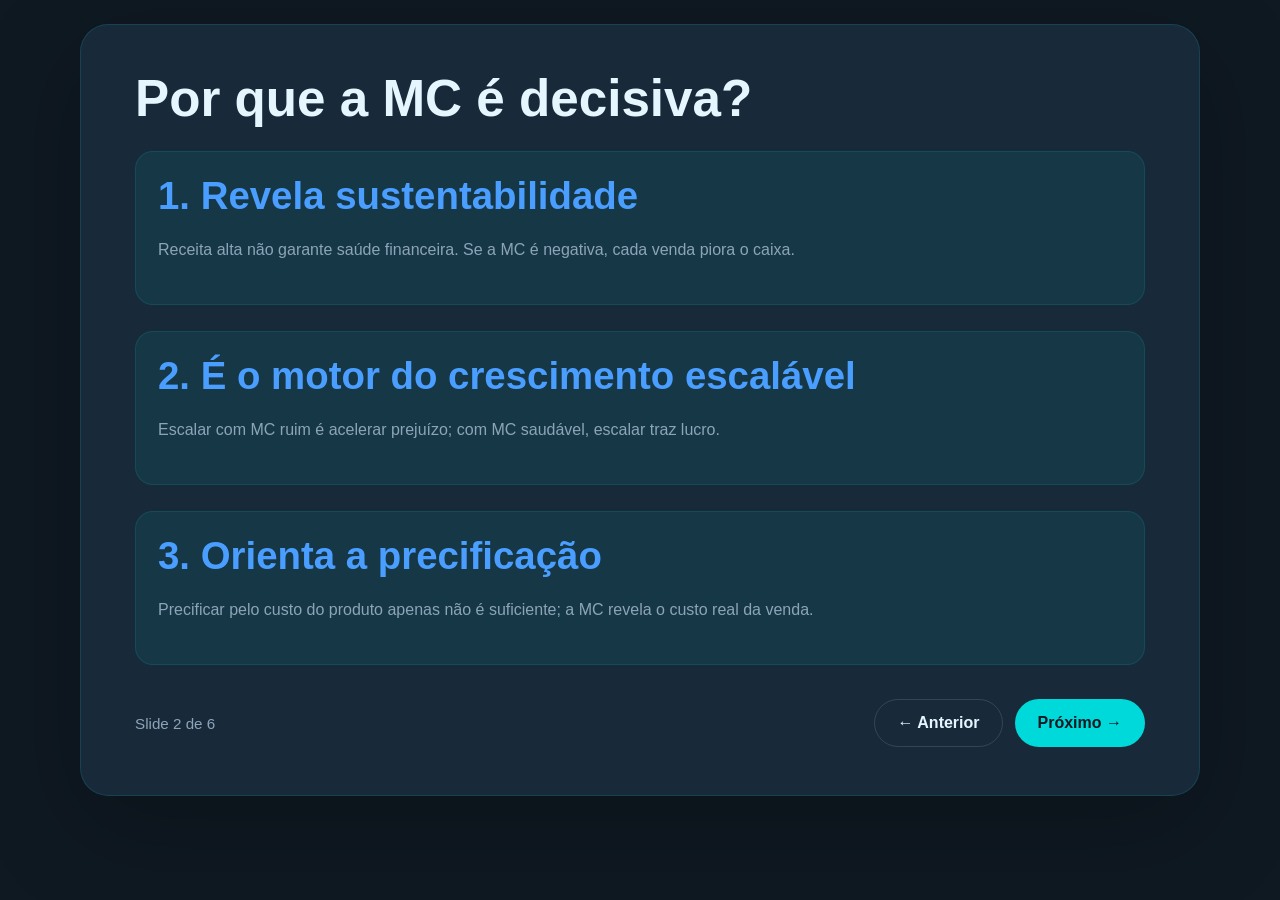
<file: slides/slide-02.html>
<!doctype html>
<html lang="pt-BR">
<head>
<meta charset="utf-8" />
<meta name="viewport" content="width=device-width, initial-scale=1" />
<title>Slide 2 — Por que é decisiva?</title>
<link rel="stylesheet" href="styles.css" />
</head>
<body>
<div class="slide">
  <h1>Por que a MC é decisiva?</h1>
  <div class="callout">
    <h2>1. Revela sustentabilidade</h2>
    <p>Receita alta não garante saúde financeira. Se a MC é negativa, cada venda piora o caixa.</p>
  </div>
  <div class="callout">
    <h2>2. É o motor do crescimento escalável</h2>
    <p>Escalar com MC ruim é acelerar prejuízo; com MC saudável, escalar traz lucro.</p>
  </div>
  <div class="callout">
    <h2>3. Orienta a precificação</h2>
    <p>Precificar pelo custo do produto apenas não é suficiente; a MC revela o custo real da venda.</p>
  </div>
  <div class="footer-nav">
    <span class="meta">Slide 2 de 6</span>
    <div class="nav-buttons">
      <a class="button-secondary" href="slide-01.html">← Anterior</a>
      <a class="button" href="slide-03.html">Próximo →</a>
    </div>
  </div>
</div>
</body>
</html>
</file>
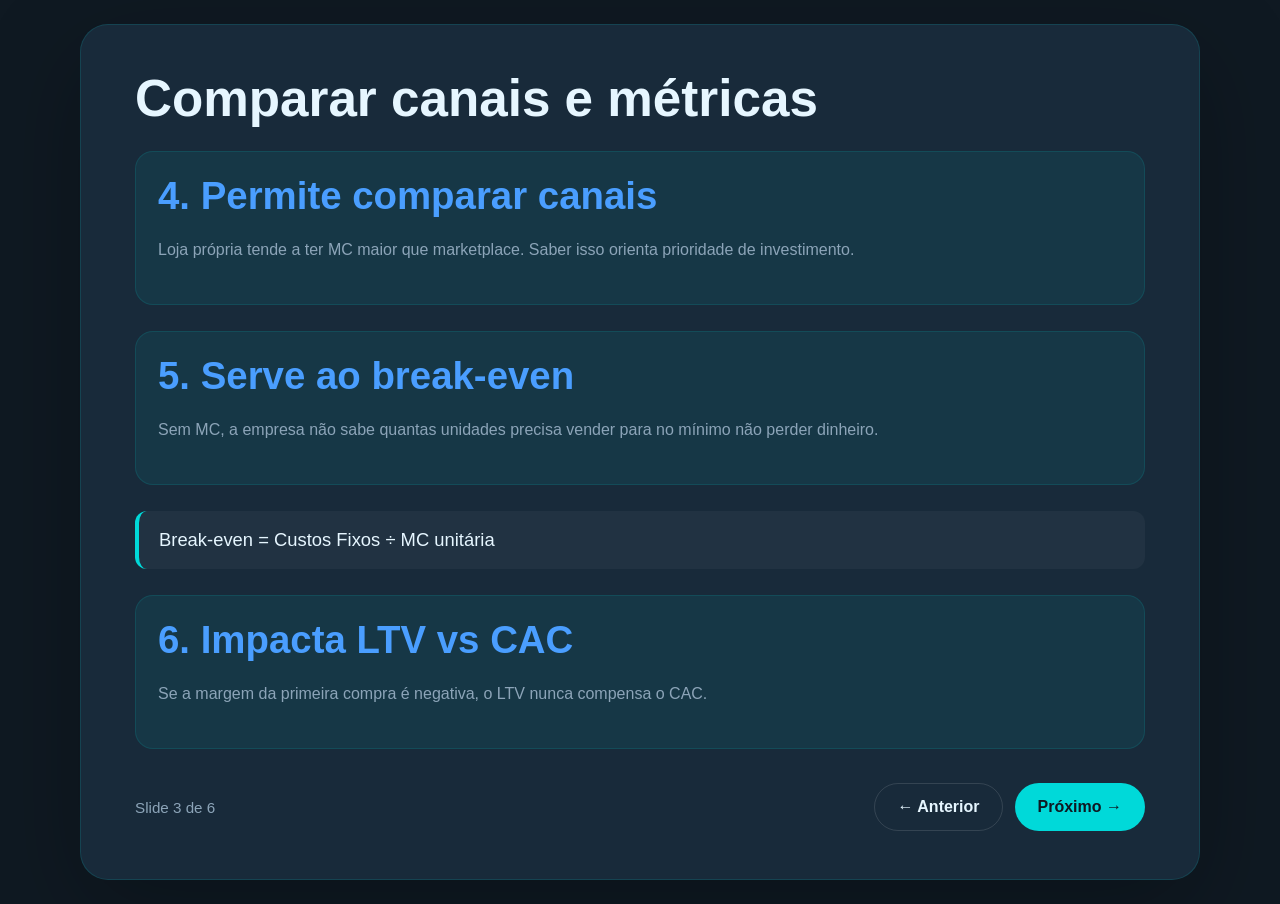
<file: slides/slide-03.html>
<!doctype html>
<html lang="pt-BR">
<head>
<meta charset="utf-8" />
<meta name="viewport" content="width=device-width, initial-scale=1" />
<title>Slide 3 — Comparar canais e métricas</title>
<link rel="stylesheet" href="styles.css" />
</head>
<body>
<div class="slide">
  <h1>Comparar canais e métricas</h1>
  <div class="callout">
    <h2>4. Permite comparar canais</h2>
    <p>Loja própria tende a ter MC maior que marketplace. Saber isso orienta prioridade de investimento.</p>
  </div>
  <div class="callout">
    <h2>5. Serve ao break-even</h2>
    <p>Sem MC, a empresa não sabe quantas unidades precisa vender para no mínimo não perder dinheiro.</p>
  </div>
  <div class="formula">Break-even = Custos Fixos ÷ MC unitária</div>
  <div class="callout">
    <h2>6. Impacta LTV vs CAC</h2>
    <p>Se a margem da primeira compra é negativa, o LTV nunca compensa o CAC.</p>
  </div>
  <div class="footer-nav">
    <span class="meta">Slide 3 de 6</span>
    <div class="nav-buttons">
      <a class="button-secondary" href="slide-02.html">← Anterior</a>
      <a class="button" href="slide-04.html">Próximo →</a>
    </div>
  </div>
</div>
</body>
</html>
</file>
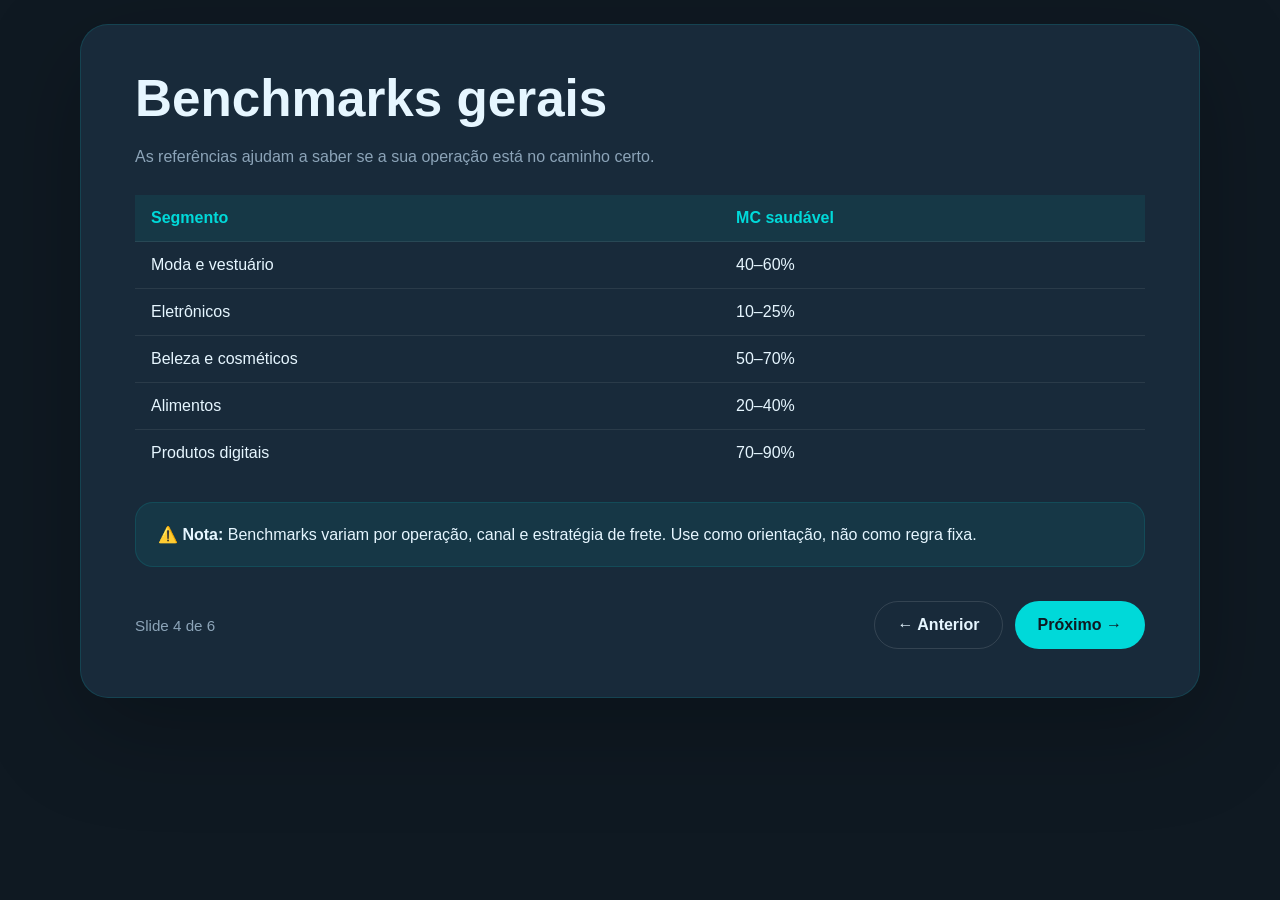
<file: slides/slide-04.html>
<!doctype html>
<html lang="pt-BR">
<head>
<meta charset="utf-8" />
<meta name="viewport" content="width=device-width, initial-scale=1" />
<title>Slide 4 — Benchmarks</title>
<link rel="stylesheet" href="styles.css" />
</head>
<body>
<div class="slide">
  <h1>Benchmarks gerais</h1>
  <p>As referências ajudam a saber se a sua operação está no caminho certo.</p>
  <table class="table">
    <thead>
      <tr><th>Segmento</th><th>MC saudável</th></tr>
    </thead>
    <tbody>
      <tr><td>Moda e vestuário</td><td>40–60%</td></tr>
      <tr><td>Eletrônicos</td><td>10–25%</td></tr>
      <tr><td>Beleza e cosméticos</td><td>50–70%</td></tr>
      <tr><td>Alimentos</td><td>20–40%</td></tr>
      <tr><td>Produtos digitais</td><td>70–90%</td></tr>
    </tbody>
  </table>
  <div class="callout">
    <strong>⚠️ Nota:</strong> Benchmarks variam por operação, canal e estratégia de frete. Use como orientação, não como regra fixa.
  </div>
  <div class="footer-nav">
    <span class="meta">Slide 4 de 6</span>
    <div class="nav-buttons">
      <a class="button-secondary" href="slide-03.html">← Anterior</a>
      <a class="button" href="slide-05.html">Próximo →</a>
    </div>
  </div>
</div>
</body>
</html>
</file>
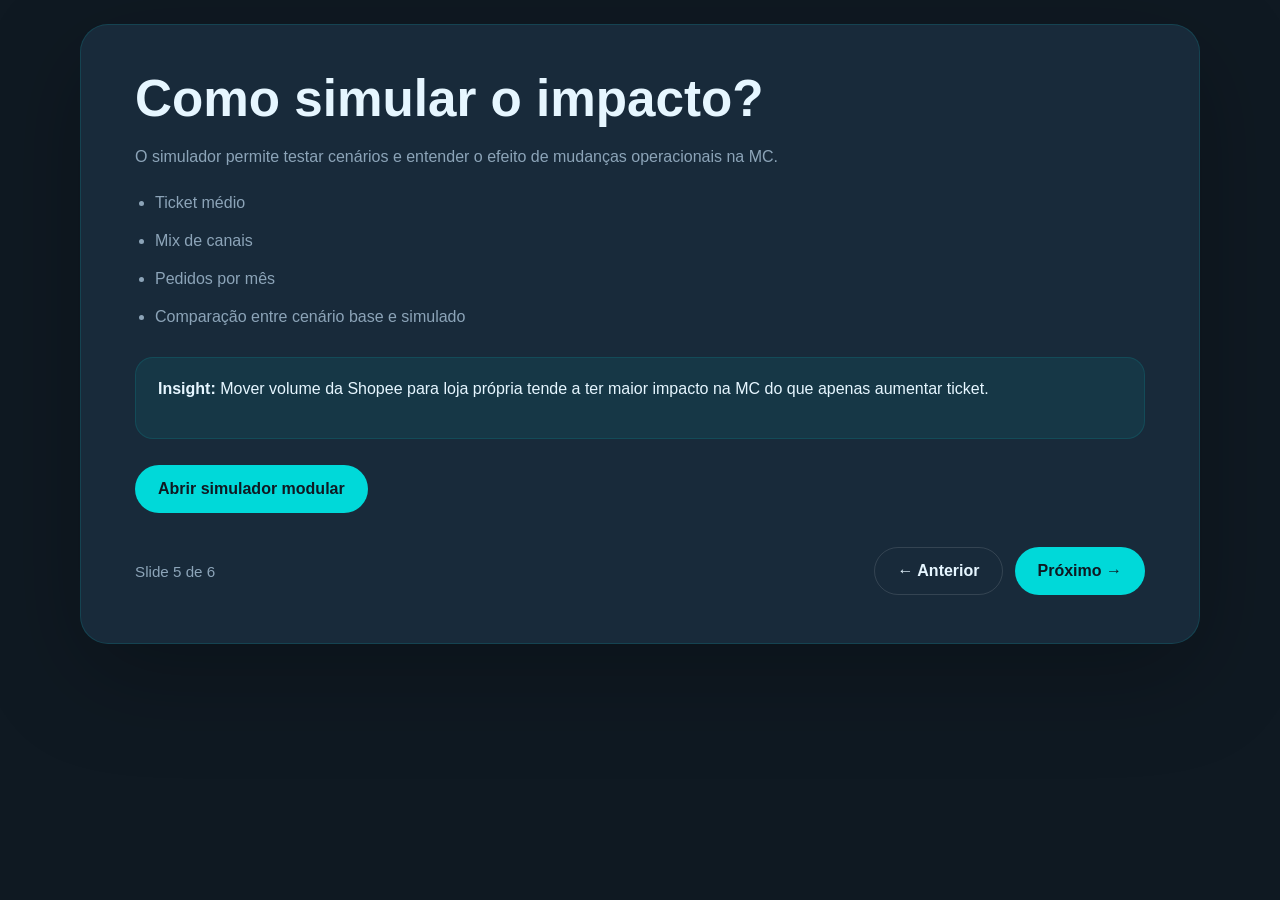
<file: slides/slide-05.html>
<!doctype html>
<html lang="pt-BR">
<head>
<meta charset="utf-8" />
<meta name="viewport" content="width=device-width, initial-scale=1" />
<title>Slide 5 — Como simular o impacto</title>
<link rel="stylesheet" href="styles.css" />
</head>
<body>
<div class="slide">
  <h1>Como simular o impacto?</h1>
  <p>O simulador permite testar cenários e entender o efeito de mudanças operacionais na MC.</p>
  <ul>
    <li>Ticket médio</li>
    <li>Mix de canais</li>
    <li>Pedidos por mês</li>
    <li>Comparação entre cenário base e simulado</li>
  </ul>
  <div class="callout">
    <strong>Insight:</strong> Mover volume da Shopee para loja própria tende a ter maior impacto na MC do que apenas aumentar ticket.</p>
  </div>
  <a class="button" href="../modular/index.html">Abrir simulador modular</a>
  <div class="footer-nav">
    <span class="meta">Slide 5 de 6</span>
    <div class="nav-buttons">
      <a class="button-secondary" href="slide-04.html">← Anterior</a>
      <a class="button" href="slide-06.html">Próximo →</a>
    </div>
  </div>
</div>
</body>
</html>
</file>
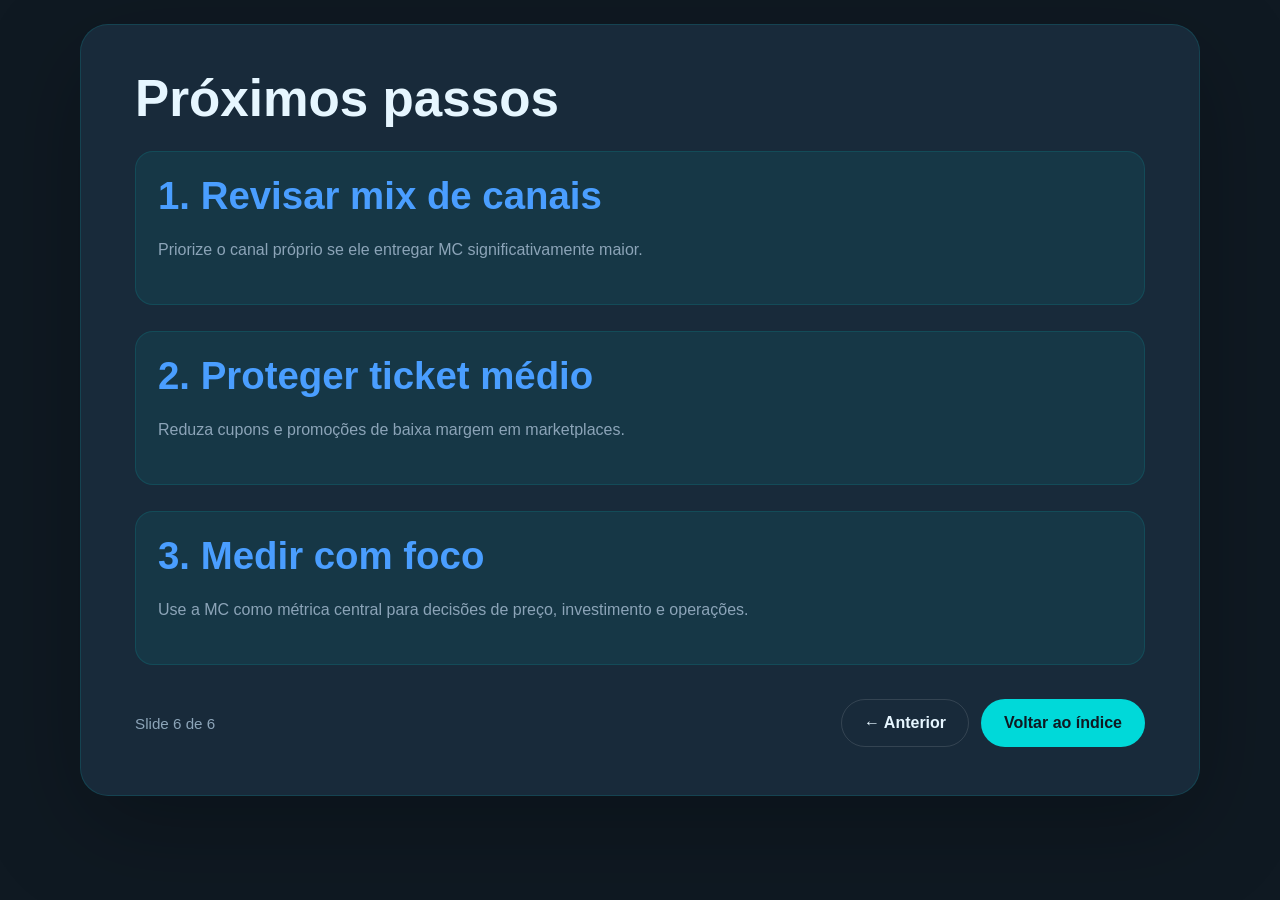
<file: slides/slide-06.html>
<!doctype html>
<html lang="pt-BR">
<head>
<meta charset="utf-8" />
<meta name="viewport" content="width=device-width, initial-scale=1" />
<title>Slide 6 — Próximos passos</title>
<link rel="stylesheet" href="styles.css" />
</head>
<body>
<div class="slide">
  <h1>Próximos passos</h1>
  <div class="callout">
    <h2>1. Revisar mix de canais</h2>
    <p>Priorize o canal próprio se ele entregar MC significativamente maior.</p>
  </div>
  <div class="callout">
    <h2>2. Proteger ticket médio</h2>
    <p>Reduza cupons e promoções de baixa margem em marketplaces.</p>
  </div>
  <div class="callout">
    <h2>3. Medir com foco</h2>
    <p>Use a MC como métrica central para decisões de preço, investimento e operações.</p>
  </div>
  <div class="footer-nav">
    <span class="meta">Slide 6 de 6</span>
    <div class="nav-buttons">
      <a class="button-secondary" href="slide-05.html">← Anterior</a>
      <a class="button" href="index.html">Voltar ao índice</a>
    </div>
  </div>
</div>
</body>
</html>
</file>
<file: slides/styles.css>
:root {
  --bg: #0F1922;
  --panel: #182A3A;
  --panel-strong: #112235;
  --text: #E6F6FF;
  --muted: #8CA4B8;
  --cyan: #00D9D9;
  --accent: #4A9EFF;
  --border: rgba(0, 217, 217, 0.14);
}
* { box-sizing: border-box; }
html, body { margin: 0; min-height: 100%; background: var(--bg); color: var(--text); font-family: -apple-system, BlinkMacSystemFont, 'Segoe UI', Roboto, 'Helvetica Neue', Arial, sans-serif; }
body { display: flex; align-items: center; justify-content: center; padding: 24px; }
.slide { width: min(1120px, 100%); background: var(--panel); border: 1px solid var(--border); border-radius: 28px; padding: 48px 54px; box-shadow: 0 30px 100px rgba(0,0,0,0.25); }
.slide h1 { margin: 0 0 18px; font-size: clamp(2.8rem, 4vw, 4.6rem); line-height: 1.02; }
.slide h2 { margin: 0 0 18px; font-size: clamp(2rem, 3vw, 2.8rem); color: var(--accent); }
.slide p, .slide li { line-height: 1.75; color: var(--muted); }
.slide p { margin: 0 0 18px; }
.slide ul { margin: 0 0 24px 20px; padding: 0; }
.slide li { margin-bottom: 10px; }
.callout { background: rgba(0, 217, 217, 0.08); border: 1px solid rgba(0,217,217,0.12); border-radius: 18px; padding: 22px; margin: 26px 0; }
.formula { background: rgba(255,255,255,0.04); border-left: 4px solid var(--cyan); padding: 18px 20px; border-radius: 12px; font-size: 1.15rem; color: var(--text); margin: 20px 0; }
.table { width: 100%; border-collapse: collapse; margin: 24px 0; }
.table th, .table td { padding: 14px 16px; text-align: left; }
.table thead { background: rgba(0, 217, 217, 0.08); }
.table th { color: var(--cyan); }
.table td { border-top: 1px solid rgba(255,255,255,0.08); }
.footer-nav { display: flex; flex-wrap: wrap; align-items: center; justify-content: space-between; gap: 12px; margin-top: 34px; }
.nav-buttons { display: flex; gap: 12px; flex-wrap: wrap; }
.button, .button-secondary { display: inline-flex; align-items: center; justify-content: center; padding: 14px 22px; border-radius: 999px; font-weight: 700; text-decoration: none; border: 1px solid transparent; transition: transform .18s ease, background .18s ease; }
.button { background: var(--cyan); color: var(--bg); }
.button-secondary { background: transparent; color: var(--text); border-color: rgba(255,255,255,0.12); }
.button:hover, .button-secondary:hover { transform: translateY(-1px); }
.meta { color: var(--muted); font-size: 0.95rem; }
@media (max-width: 820px) { body { padding: 16px; } .slide { padding: 32px 28px; } .slide h1 { font-size: 2.8rem; } .slide h2 { font-size: 2rem; } }
</file>
<file: styles.css>
:root {
  --bg: #051c3d;
  --surface: rgba(11, 38, 76, 0.92);
  --surface-soft: rgba(10, 30, 62, 0.75);
  --text: #e5efff;
  --text-muted: #b8d0ff;
  --heading: #ffffff;
  --border: rgba(72, 125, 255, 0.18);
  --accent: #28c290;
  --accent-strong: #76b4ff;
  --accent-soft: rgba(40, 194, 144, 0.18);
  --shadow: 0 28px 65px rgba(0, 0, 0, 0.26);
}

* {
  box-sizing: border-box;
}

html {
  scroll-behavior: smooth;
}

body {
  margin: 0;
  min-height: 100vh;
  font-family: Inter, system-ui, -apple-system, BlinkMacSystemFont, "Segoe UI", sans-serif;
  background: var(--bg);
  color: var(--text);
  line-height: 1.68;
}

h1, h2, h3, h4, h5, h6 {
  font-family: Montserrat, Inter, system-ui, -apple-system, BlinkMacSystemFont, "Segoe UI", sans-serif;
  font-weight: 700;
}

button, a {
  font: inherit;
}

a {
  color: var(--accent);
  text-decoration: none;
}

a:hover {
  text-decoration: underline;
}

.page {
  width: min(1120px, calc(100% - 2rem));
  margin: 0 auto;
  padding: 2.5rem 0 4rem;
}

header {
  display: grid;
  gap: 1rem;
}

h1 {
  margin: 0;
  font-size: clamp(3rem, 5vw, 5.2rem);
  line-height: 1.02;
  letter-spacing: -0.04em;
  color: var(--heading);
}

.subtitle {
  color: var(--text-muted);
  font-size: 1.02rem;
  line-height: 1.8;
  max-width: 72ch;
  margin: 1rem 0 0;
}

h2 {
  margin: 0;
  font-size: clamp(1.7rem, 2.2vw, 2.4rem);
  line-height: 1.15;
  color: var(--heading);
}

h3 {
  margin: 0;
  font-size: 1rem;
}

p,
ul,
li {
  color: var(--text-muted);
}

p {
  max-width: 72ch;
  line-height: 1.75;
}

.lead {
  color: var(--text);
  font-size: 1rem;
  line-height: 1.72;
}

ul {
  margin: 1rem 0 0 1.4rem;
  padding: 0;
  list-style: disc;
}

li {
  margin-bottom: 0.85rem;
}

.hero,
.card,
.dashboard-card,
.metric-card,
.feature-card,
.faq-item,
.simulator-card,
.contact-card {
  background: var(--surface);
  border: 1px solid var(--border);
  border-radius: 28px;
  box-shadow: var(--shadow);
}

.hero {
  padding: 2rem;
  display: grid;
  gap: 1.5rem;
  position: relative;
  overflow: hidden;
}

.hero::before,
.hero::after {
  content: "";
  position: absolute;
  border-radius: 50%;
  filter: blur(24px);
}

.hero::before {
  width: 240px;
  height: 240px;
  top: -40px;
  right: -30px;
  background: var(--accent-soft);
}

.hero::after {
  width: 180px;
  height: 180px;
  bottom: -35px;
  left: -20px;
  background: rgba(40, 194, 144, 0.12);
}

.hero-grid {
  display: grid;
  gap: 1.5rem;
}

.hero-actions {
  display: grid;
  gap: 0.85rem;
  grid-template-columns: repeat(2, minmax(0, 1fr));
}

.btn {
  display: inline-flex;
  align-items: center;
  justify-content: center;
  gap: 0.75rem;
  padding: 0.95rem 1.4rem;
  border-radius: 999px;
  border: 1px solid transparent;
  font-weight: 700;
  transition: transform .18s ease, box-shadow .18s ease, background .18s ease;
}

.btn-primary {
  background: var(--accent);
  color: #ffffff;
  box-shadow: 0 24px 48px rgba(0, 135, 90, 0.18);
}

.btn-secondary {
  background: rgba(0, 82, 204, 0.08);
  color: var(--accent-strong);
  border-color: rgba(0, 82, 204, 0.18);
}

.btn:hover {
  transform: translateY(-2px);
}

.tag {
  display: inline-flex;
  align-items: center;
  gap: 0.5rem;
  padding: 0.6rem 0.95rem;
  border-radius: 999px;
  background: rgba(0, 135, 90, 0.14);
  color: var(--accent);
  font-size: 0.95rem;
  font-weight: 700;
}

.hero p,
.hero .text-sm {
  color: var(--text-muted);
}

.dashboard-card {
  padding: 1.8rem;
  display: grid;
  gap: 1.35rem;
}

.dashboard-head {
  display: flex;
  justify-content: space-between;
  align-items: flex-start;
  gap: 1rem;
}

.badge {
  display: inline-flex;
  padding: 0.5rem 0.9rem;
  border-radius: 999px;
  background: rgba(0, 82, 204, 0.12);
  color: var(--accent-strong);
  font-size: 0.86rem;
  font-weight: 700;
}

.dashboard-card strong {
  color: var(--heading);
}

.chart-grid {
  display: grid;
  gap: 1rem;
}

.chart-item {
  display: flex;
  justify-content: space-between;
  gap: 1rem;
  padding: 1rem 1.2rem;
  border-radius: 20px;
  background: rgba(0, 82, 204, 0.05);
}

.chart-item strong {
  color: var(--heading);
}

.chart-visual {
  min-height: 180px;
  border-radius: 24px;
  background: linear-gradient(135deg, rgba(0, 82, 204, 0.16), rgba(0, 135, 90, 0.12));
  position: relative;
}

.chart-visual::before {
  content: "";
  position: absolute;
  inset: 18px;
  background: linear-gradient(135deg, transparent 45%, rgba(0, 82, 204, 0.22) 45%, rgba(0, 135, 90, 0.22) 55%, transparent 55%);
  opacity: 0.35;
}

.card {
  padding: 2rem;
}

.grid-2,
.metric-grid,
.data-flow {
  display: grid;
  gap: 1.5rem;
}

.grid-2 {
  grid-template-columns: 1fr;
}

.metric-grid {
  grid-template-columns: 1fr;
}

.data-flow {
  grid-template-columns: 1fr;
}

.info-block {
  padding: 1.5rem;
  border-radius: 24px;
  background: rgba(40, 194, 144, 0.06);
  color: var(--text);
}

.bullet-list {
  margin-left: 1rem;
  padding-left: 1rem;
}

.metric-card,
.simulator-card,
.faq-item,
.contact-card {
  padding: 1.8rem;
}

.metric-card {
  transition: transform .2s ease, box-shadow .2s ease;
}

.metric-card:hover {
  transform: translateY(-2px);
  box-shadow: 0 20px 36px rgba(0, 82, 204, 0.12);
}

.simulator-card {
  background: rgba(0, 82, 204, 0.04);
  border: 1px solid rgba(0, 82, 204, 0.12);
}

.parameter {
  display: flex;
  justify-content: space-between;
  gap: 1rem;
  color: var(--text-muted);
  margin-bottom: 0.8rem;
}

.parameter strong {
  color: var(--text);
}

.faq-item {
  border: 1px solid rgba(0, 82, 204, 0.12);
  border-radius: 24px;
  overflow: hidden;
}

.faq-item summary {
  display: flex;
  justify-content: space-between;
  align-items: center;
  padding: 1.25rem 1.5rem;
  cursor: pointer;
  list-style: none;
  color: var(--text);
}

.faq-item summary::-webkit-details-marker {
  display: none;
}

.faq-item p {
  margin: 0;
  padding: 0 1.5rem 1.4rem;
  color: var(--text-muted);
  line-height: 1.8;
}

.step {
  display: inline-flex;
  align-items: center;
  justify-content: center;
  width: 44px;
  height: 44px;
  border-radius: 16px;
  background: rgba(0, 135, 90, 0.16);
  color: var(--accent);
  font-weight: 700;
}

.contact-card {
  display: grid;
  gap: 1.5rem;
  align-items: center;
  grid-template-columns: 1fr auto;
}

.footer {
  margin-top: 3rem;
  color: var(--text-muted);
  font-size: 0.96rem;
}

@media (min-width: 760px) {
  .hero-grid {
    grid-template-columns: 1.4fr 1fr;
    align-items: center;
  }
  .grid-2 {
    grid-template-columns: repeat(2, minmax(0, 1fr));
  }
  .metric-grid {
    grid-template-columns: repeat(2, minmax(0, 1fr));
  }
  .data-flow {
    grid-template-columns: repeat(3, minmax(0, 1fr));
  }
}

@media (max-width: 680px) {
  .hero {
    padding: 2rem;
  }
  .hero-actions,
  .contact-card {
    grid-template-columns: 1fr;
  }
  .chart-grid {
    grid-template-columns: 1fr;
  }
}

/* Simulador interativo */
.sim-wrap {
  padding: 1.5rem 0;
  font-family: Inter, system-ui, -apple-system, BlinkMacSystemFont, "Segoe UI", sans-serif;
}

.slider-row {
  display: flex;
  align-items: center;
  gap: 1.4rem;
  margin-bottom: 1.25rem;
}

.slider-label {
  font-size: 0.9rem;
  color: var(--text-muted);
  min-width: 160px;
  font-weight: 500;
}

.slider-row input[type="range"] {
  flex: 1;
  height: 6px;
  border-radius: 3px;
  background: var(--border);
  outline: none;
  -webkit-appearance: none;
}

.slider-row input[type="range"]::-webkit-slider-thumb {
  -webkit-appearance: none;
  appearance: none;
  width: 20px;
  height: 20px;
  border-radius: 50%;
  background: var(--accent);
  cursor: pointer;
  box-shadow: 0 2px 6px rgba(40, 194, 144, 0.4);
}

.slider-row input[type="range"]::-moz-range-thumb {
  width: 20px;
  height: 20px;
  border-radius: 50%;
  background: var(--accent);
  cursor: pointer;
  border: none;
  box-shadow: 0 2px 6px rgba(40, 194, 144, 0.4);
}

.slider-val {
  font-size: 0.95rem;
  font-weight: 600;
  min-width: 80px;
  text-align: right;
  color: var(--accent);
}

.metrics-grid {
  display: grid;
  grid-template-columns: repeat(auto-fit, minmax(140px, 1fr));
  gap: 1rem;
  margin: 1.5rem 0;
}

.metric {
  background: var(--surface);
  border: 1px solid var(--border);
  border-radius: 20px;
  padding: 1.2rem;
}

.metric-label {
  font-size: 0.85rem;
  color: var(--text-muted);
  margin: 0 0 0.5rem;
  font-weight: 500;
}

.metric-value {
  font-size: 1.5rem;
  font-weight: 700;
  margin: 0;
  color: var(--heading);
}

.metric-delta {
  font-size: 0.8rem;
  margin: 0.5rem 0 0;
  color: var(--text-muted);
}

.delta-up {
  color: var(--accent);
}

.delta-down {
  color: #ff6b6b;
}

.delta-neutral {
  color: var(--text-muted);
}

.section-title {
  font-size: 0.9rem;
  font-weight: 600;
  color: var(--heading);
  margin: 1.5rem 0 0.8rem;
  border-bottom: 1px solid var(--border);
  padding-bottom: 0.8rem;
}

.channel-grid {
  display: grid;
  grid-template-columns: repeat(3, minmax(0, 1fr));
  gap: 1rem;
  margin-bottom: 1.5rem;
}

.ch-card {
  background: var(--surface);
  border: 1px solid var(--border);
  border-radius: 16px;
  padding: 1.2rem;
}

.ch-name {
  font-size: 0.85rem;
  color: var(--text-muted);
  margin: 0 0 0.6rem;
  font-weight: 500;
}

.ch-mc {
  font-size: 1.4rem;
  font-weight: 700;
  margin: 0 0 0.3rem;
  color: var(--heading);
}

.ch-contrib {
  font-size: 0.8rem;
  color: var(--text-muted);
  margin: 0;
}

.insight-box {
  background: rgba(40, 194, 144, 0.08);
  border-radius: 16px;
  padding: 1.2rem 1.5rem;
  font-size: 0.95rem;
  color: var(--text);
  margin: 1.5rem 0;
  line-height: 1.7;
  border-left: 4px solid var(--accent);
}

.sendprompt-btn {
  background: transparent;
  border: 1px solid var(--border);
  border-radius: 12px;
  padding: 0.8rem 1.2rem;
  font-size: 0.9rem;
  color: var(--text);
  cursor: pointer;
  margin-top: 1rem;
  display: inline-flex;
  align-items: center;
  gap: 0.6rem;
  font-weight: 500;
  transition: all 0.2s ease;
}

.sendprompt-btn:hover {
  background: var(--surface);
  border-color: var(--accent);
  color: var(--accent);
}

.legend-row {
  display: flex;
  gap: 1.6rem;
  margin-bottom: 1.2rem;
  font-size: 0.85rem;
  color: var(--text-muted);
  flex-wrap: wrap;
}

.legend-item {
  display: flex;
  align-items: center;
  gap: 0.6rem;
}

.legend-sq {
  width: 12px;
  height: 12px;
  border-radius: 3px;
}

#chartMC {
  width: 100%;
}

@media (max-width: 768px) {
  .channel-grid {
    grid-template-columns: 1fr;
  }
  .slider-row {
    flex-direction: column;
    align-items: flex-start;
    gap: 0.8rem;
  }
  .slider-label {
    min-width: unset;
  }
  .slider-val {
    width: 100%;
    text-align: right;
  }
  .metrics-grid {
    grid-template-columns: repeat(2, 1fr);
  }
}
</file>
